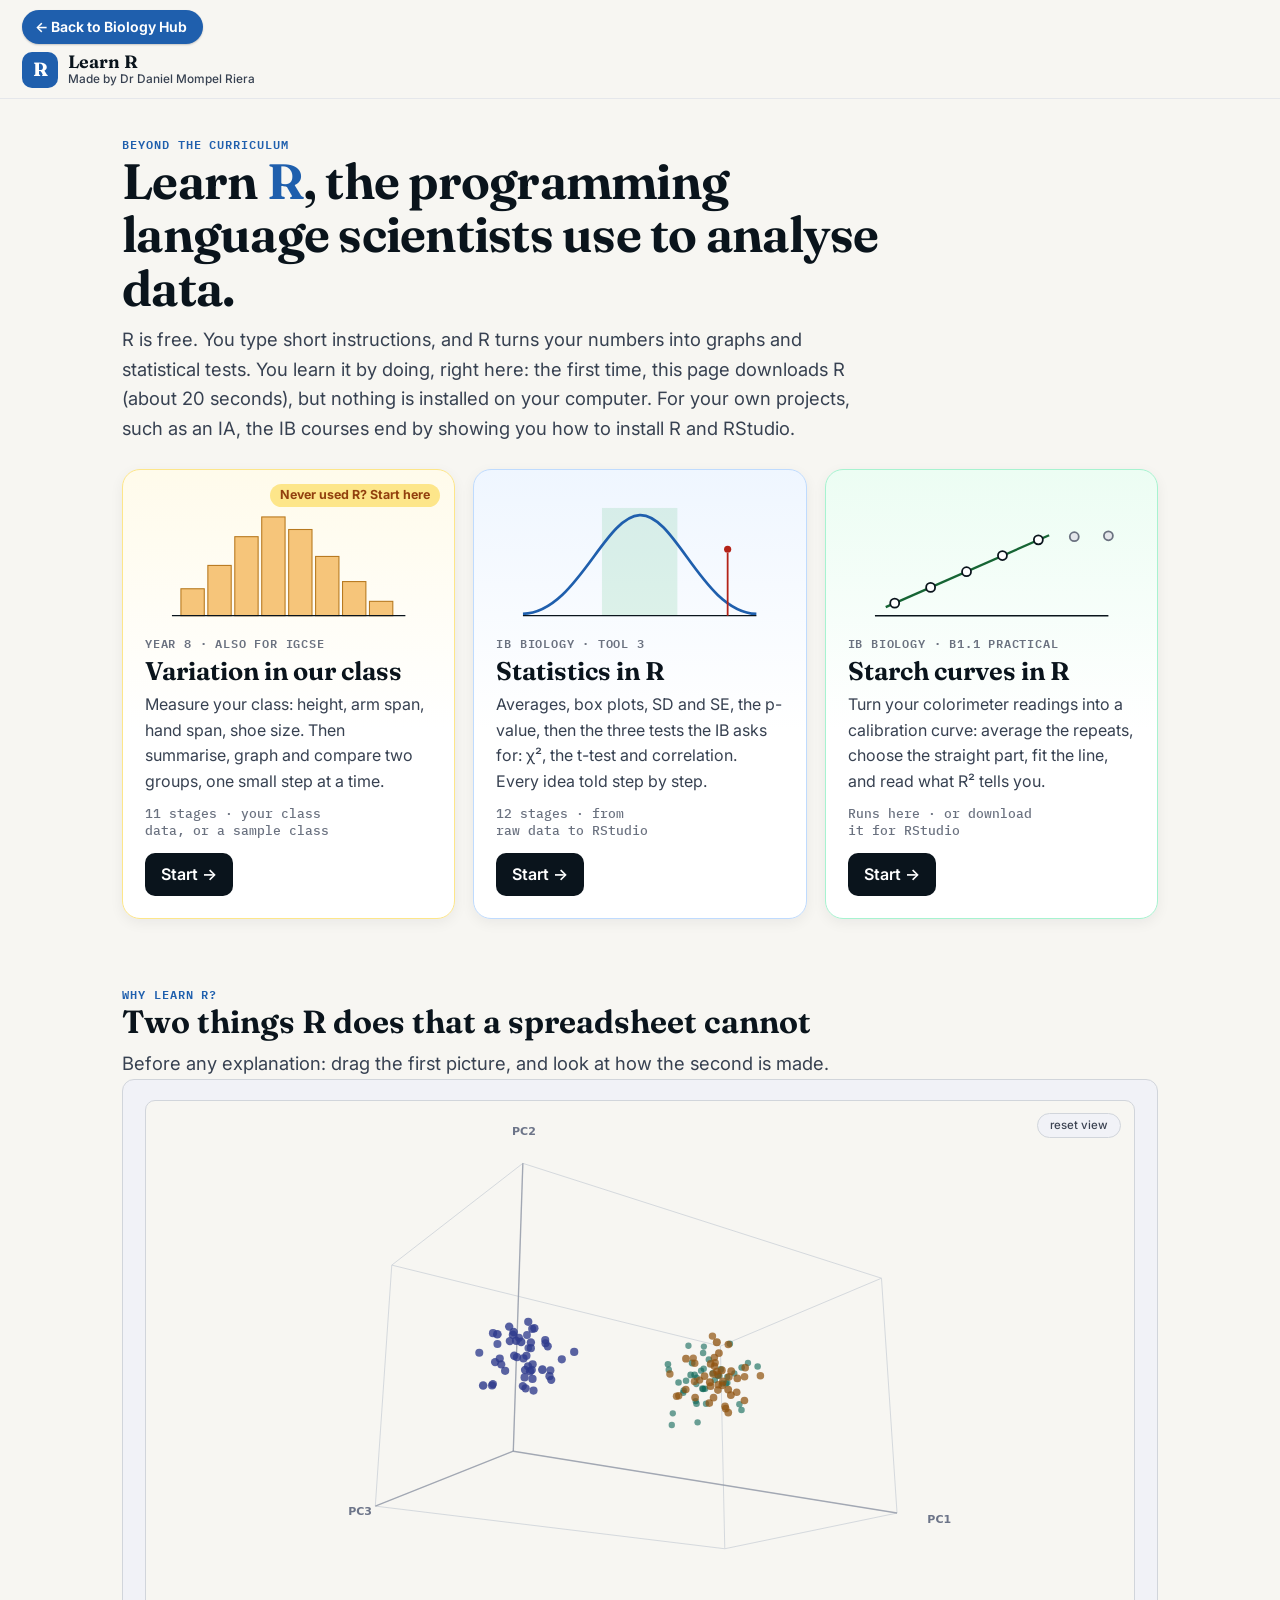
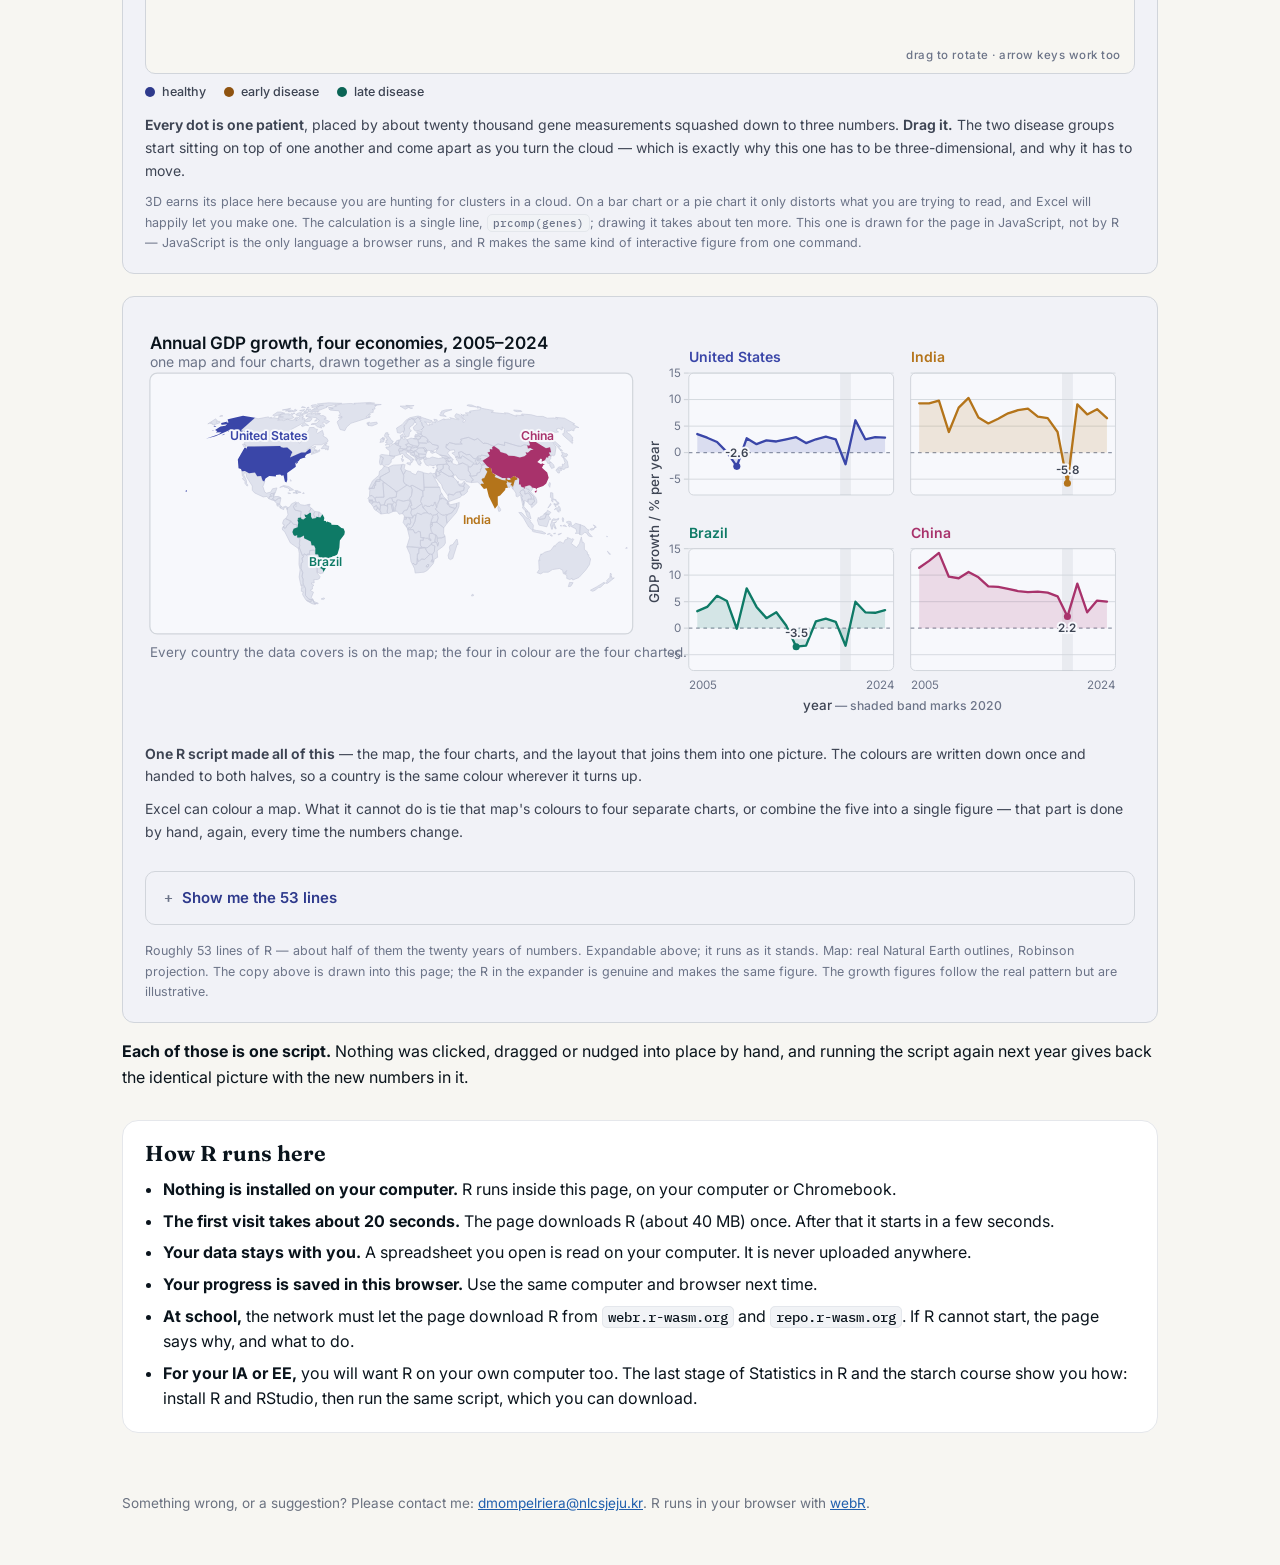
<file: index.html>
<!doctype html>
<html lang="en-GB">
<head>
<meta charset="utf-8">
<meta name="viewport" content="width=device-width, initial-scale=1">
<title>Learn R · Biology · NLCS Jeju</title>
<meta name="description" content="Learn R, the free programming language scientists use to analyse data, with real R running in your browser: a Year 8 course on variation, and an IB Biology statistics course.">
<meta property="og:type" content="website">
<meta property="og:title" content="Learn R · Biology · NLCS Jeju">
<meta property="og:description" content="Learn R, the free programming language scientists use to analyse data, with real R running in your browser: a Year 8 course on variation, and an IB Biology statistics course.">
<meta property="og:image" content="https://nlcsbiology.com/learn-r/preview.jpg">
<meta property="og:image:width" content="1200">
<meta property="og:image:height" content="630">
<meta property="og:image:alt" content="Learn R, as it opens">
<meta name="twitter:card" content="summary_large_image">
<link rel="preconnect" href="https://fonts.googleapis.com"><link rel="preconnect" href="https://fonts.gstatic.com" crossorigin>
<link rel="stylesheet" href="https://fonts.googleapis.com/css2?family=Fraunces:opsz,wght@9..144,500;9..144,650&family=IBM+Plex+Mono:wght@500;600;700&family=Inter:wght@400;500;600;700&display=swap">
<link rel="stylesheet" href="css/app.css?v=1795785190760">
<link rel="icon" href="assets/icon.svg" type="image/svg+xml">
</head>
<body class="home">
<header class="top">
  <div class="upbar"><a class="up" href="https://nlcsbiology.com/biology-hub/">← Back to Biology Hub</a></div>
  <a class="top__brand" href="./"><span class="top__mark" aria-hidden="true">R</span><span><b>Learn R</b><small>Made by Dr Daniel Mompel Riera</small></span></a>
</header>
<main class="home__main">
  <section class="home__hero">
    <p class="st__k">Beyond the curriculum</p>
    <h1 class="home__h">Learn <em>R</em>, the programming language scientists use to analyse data.</h1>
    <p class="home__lede">R is free. You type short instructions, and R turns your numbers into graphs and statistical tests. You learn it by doing, right here: the first time, this page downloads R (about 20 seconds), but nothing is installed on your computer. For your own projects, such as an IA, the IB courses end by showing you how to install R and RStudio.</p>
  </section>

  <section class="home__doors" aria-labelledby="start">
    <h2 id="start" class="sr">Where do you start?</h2>
    <a class="door door--ks3" href="ks3.html">
      <svg class="door__art" viewBox="0 0 320 150" aria-hidden="true">
        <g class="door__bars"><rect x="40" y="110" width="26" height="30"/><rect x="70" y="84" width="26" height="56"/><rect x="100" y="52" width="26" height="88"/><rect x="130" y="30" width="26" height="110"/><rect x="160" y="44" width="26" height="96"/><rect x="190" y="74" width="26" height="66"/><rect x="220" y="102" width="26" height="38"/><rect x="250" y="124" width="26" height="16"/></g>
        <line x1="30" y1="140" x2="290" y2="140" class="door__ax"/>
      </svg>
      <span class="door__pill">Never used R? Start here</span>
      <span class="door__k">Year 8 · also for IGCSE</span>
      <span class="door__t">Variation in our class</span>
      <span class="door__b">Measure your class: height, arm span, hand span, shoe size. Then summarise, graph and compare two groups, one small step at a time.</span>
      <span class="door__meta">11 stages · your class data, or a sample class</span>
      <span class="door__go">Start →</span>
    </a>
    <a class="door door--ib" href="ib.html">
      <svg class="door__art" viewBox="0 0 320 150" aria-hidden="true">
        <rect x="118" y="20" width="84" height="120" class="door__zone"/>
        <path d="M30 138 C 90 136, 120 30, 160 28 S 230 136, 290 138" class="door__curve"/>
        <line x1="30" y1="140" x2="290" y2="140" class="door__ax"/>
        <line x1="258" y1="140" x2="258" y2="70" class="door__mark"/><circle cx="258" cy="66" r="4" class="door__dot"/>
      </svg>
      <span class="door__k">IB Biology · Tool 3</span>
      <span class="door__t">Statistics in R</span>
      <span class="door__b">Averages, box plots, SD and SE, the p-value, then the three tests the IB asks for: χ², the t-test and correlation. Every idea told step by step.</span>
      <span class="door__meta">12 stages · from raw data to RStudio</span>
      <span class="door__go">Start →</span>
    </a>
    <a class="door door--st" href="starch.html">
      <svg class="door__art" viewBox="0 0 320 150" aria-hidden="true">
        <line x1="42" y1="130.5" x2="224" y2="50.4" class="door__fit"/>
        <g class="door__pts"><circle cx="52" cy="126" r="5"/><circle cx="92" cy="108.5" r="5"/><circle cx="132" cy="91" r="5"/><circle cx="172" cy="73" r="5"/><circle cx="212" cy="55.5" r="5"/><circle cx="252" cy="52" r="5" class="door__out"/><circle cx="290" cy="51" r="5" class="door__out"/></g>
        <line x1="30" y1="140" x2="290" y2="140" class="door__ax"/>
      </svg>
      <span class="door__k">IB Biology · B1.1 practical</span>
      <span class="door__t">Starch curves in R</span>
      <span class="door__b">Turn your colorimeter readings into a calibration curve: average the repeats, choose the straight part, fit the line, and read what R² tells you.</span>
      <span class="door__meta">Runs here · or download it for RStudio</span>
      <span class="door__go">Start →</span>
    </a>
  </section>

  <section id="showcase" class="showcase" aria-labelledby="why-r">
<p class="st__k">Why learn R?</p>
<h2 id="why-r" class="home__h2 home__h2--big">Two things R does that a spreadsheet cannot</h2>
<p class="home__lede">Before any explanation: drag the first picture, and look at how the second is made.</p>
<div class="taste fig">
<div class="p3d">
  <canvas id="pca3d" tabindex="0" role="img" aria-label="An interactive three-dimensional scatter plot. Each dot is one patient sample and there are three groups. In the starting view two of the groups overlap; dragging rotates the cloud and they separate."></canvas>
  <div class="p3d-hint">drag to rotate &middot; arrow keys work too</div>
  <button type="button" id="pca3d-reset" class="p3d-reset">reset view</button>
</div>
<div class="p3d-key">
  <span><i class="k1"></i>healthy</span>
  <span><i class="k2"></i>early disease</span>
  <span><i class="k3"></i>late disease</span>
</div>
<p class="cap"><strong>Every dot is one patient</strong>, placed by about twenty thousand gene
measurements squashed down to three numbers. <strong>Drag it.</strong> The two disease groups start
sitting on top of one another and come apart as you turn the cloud &mdash; which is exactly why this
one has to be three-dimensional, and why it has to move.</p>
<p class="cap tiny">3D earns its place here because you are hunting for clusters in a cloud. On a bar
chart or a pie chart it only distorts what you are trying to read, and Excel will happily let you make
one. The calculation is a single line, <code>prcomp(genes)</code>; drawing it takes about ten more. This one is drawn for the page in JavaScript, not by R &mdash; JavaScript is the only language a browser runs, and R makes the same kind of interactive figure from one command.</p>
</div>
<div class="taste fig"><svg viewBox="0 0 812 336" role="img" aria-label="One figure combining a world map with four highlighted countries and four small line charts of GDP growth, each drawn in the same colour as its country on the map."><defs><clipPath id="mclip"><rect x="4" y="46" width="396" height="214" rx="6"/></clipPath></defs><text x="4" y="26" class="ftitle">Annual GDP growth, four economies, 2005&#8211;2024</text><text x="4" y="41" class="fsub">one map and four charts, drawn together as a single figure</text><g clip-path="url(#mclip)"><rect x="4" y="46" width="396" height="214" class="mbg"/><path class="mbase" d="M395.2 188.9 395.5 189.7 394.2 189.7 395.2 188.9Z M239.3 168.3 245.1 172.9 244.9 177.6 246.1 179.9 245.2 180.6 239.8 181.4 239.0 178.8 235.7 177.5 234.5 175.2 234.2 172.7 235.8 171.3 235.5 168.5 239.3 168.3Z M192.8 132.6 192.7 134.8 189.2 134.8 189.2 138.0 188.2 138.1 188.1 140.5 183.6 140.9 186.1 140.3 189.9 133.6 192.6 133.3 192.8 132.6Z M84.0 106.3 81.1 104.1 82.1 102.3 81.3 101.8 81.4 99.9 83.5 98.0 82.7 97.3 82.8 93.6 80.0 94.6 79.9 93.3 78.5 93.0 90.2 82.7 92.7 83.5 101.3 81.9 102.0 82.9 103.8 82.2 103.1 83.0 105.8 82.6 109.8 83.5 110.3 84.1 108.7 84.6 109.9 84.8 113.1 84.5 113.4 85.2 116.9 83.7 119.6 84.9 123.5 83.9 124.5 84.2 123.7 85.3 126.7 83.4 125.8 82.3 128.6 80.4 129.8 81.0 129.8 82.2 128.7 82.7 130.0 82.9 129.2 84.0 130.9 83.2 131.3 83.8 130.7 85.4 134.3 82.5 136.4 82.7 137.1 83.3 135.5 85.5 131.5 86.0 119.9 92.3 118.0 94.5 119.2 94.7 118.8 96.7 120.2 96.5 124.1 98.7 126.5 98.9 125.5 101.2 126.4 103.6 128.4 102.0 128.5 99.5 132.6 97.3 132.3 94.7 134.0 93.5 134.9 90.7 138.7 90.6 140.0 92.0 141.5 92.1 140.6 94.5 141.6 95.4 145.5 92.9 146.6 96.8 145.9 97.5 149.2 99.5 150.1 101.2 149.7 102.5 144.8 104.8 138.7 104.8 132.7 108.9 139.6 106.0 140.2 106.6 139.1 107.4 138.9 109.6 141.7 110.1 143.1 108.7 143.4 110.0 141.9 110.8 136.3 112.8 136.6 111.8 138.6 110.8 135.9 111.0 136.0 108.6 134.8 108.2 131.5 111.1 128.2 111.1 119.2 115.2 118.6 114.9 120.4 112.9 120.8 110.7 116.7 107.1 113.5 107.3 111.2 106.7 111.1 105.8 84.0 106.3ZM141.2 79.5 140.8 79.0 141.5 78.6 144.0 79.2 141.2 79.5ZM132.7 77.4 130.2 77.4 132.5 76.7 132.7 77.4ZM134.5 73.9 134.4 74.5 132.8 74.5 134.5 73.9ZM136.2 77.9 133.4 77.5 134.1 76.5 132.0 75.7 132.7 75.3 136.0 75.7 136.6 76.8 143.0 77.0 140.9 77.9 136.2 77.9ZM149.4 103.5 147.7 105.3 148.5 104.9 148.6 105.6 150.7 106.0 150.2 109.1 149.2 108.9 149.5 107.8 148.0 108.8 148.3 108.2 147.5 107.9 144.5 108.0 147.5 104.2 149.4 103.5ZM132.0 87.6 134.2 89.1 131.9 88.7 129.1 89.9 129.2 89.2 128.0 89.3 130.8 86.9 132.0 87.6ZM141.6 80.0 142.6 79.6 144.4 81.0 146.0 80.8 148.0 81.8 148.6 83.2 146.8 83.7 151.4 85.7 148.6 87.7 147.1 86.2 145.9 86.4 145.5 87.0 147.1 88.4 147.1 89.5 146.4 90.3 143.8 89.1 145.0 91.1 141.4 90.0 139.3 88.1 136.1 88.2 137.1 87.4 140.5 87.2 142.8 85.3 142.8 84.4 140.5 83.5 141.2 83.3 140.7 82.6 131.9 81.6 133.1 81.1 132.0 81.1 132.7 80.1 135.2 78.8 137.4 78.5 136.4 79.8 140.0 78.6 140.5 79.6 139.8 80.3 141.6 80.0ZM131.2 78.2 133.9 78.5 128.5 80.3 129.4 78.9 131.2 78.2ZM112.6 76.3 119.5 74.9 117.3 75.9 112.6 76.3ZM79.2 100.2 80.1 100.1 78.5 102.5 78.3 101.0 79.2 100.2ZM129.1 73.4 131.7 74.3 128.2 74.2 129.1 73.4ZM82.9 106.9 81.1 106.5 79.9 104.4 82.2 104.7 82.9 106.9ZM111.3 77.9 114.7 78.9 105.8 81.5 104.8 80.5 108.6 78.0 111.3 77.9ZM123.2 76.6 124.8 76.4 123.3 77.3 118.2 77.9 117.4 77.6 119.4 77.2 115.1 77.1 118.5 76.0 121.8 76.9 123.1 75.7 123.7 75.8 123.2 76.6ZM121.1 79.3 120.5 81.4 122.2 82.3 119.9 83.7 110.9 83.9 109.3 83.3 109.2 82.4 113.6 82.0 109.4 81.8 111.7 81.1 109.5 80.8 112.0 79.6 118.4 79.4 118.3 80.7 119.7 79.3 121.1 79.3ZM125.3 79.6 125.1 79.0 126.5 78.5 128.7 78.6 127.4 79.4 128.2 79.8 127.2 80.7 124.8 81.0 123.5 79.8 125.3 79.6ZM121.6 78.7 123.0 78.9 121.6 79.6 121.6 78.7ZM131.0 75.8 129.3 77.3 126.8 76.8 131.0 75.8ZM137.0 72.3 140.1 71.8 142.7 73.3 136.8 74.3 137.7 73.3 136.0 73.0 137.0 72.3ZM141.3 71.3 150.5 70.4 161.5 70.8 148.8 73.4 149.7 73.5 149.2 74.1 143.4 76.3 137.2 76.0 139.6 74.7 141.5 75.0 140.2 74.2 143.2 73.3 142.8 72.6 146.5 72.4 142.6 72.4 141.3 71.3ZM140.8 85.1 139.1 85.5 140.0 84.3 141.3 84.5 140.8 85.1ZM125.5 82.9 124.8 83.7 122.6 83.0 124.5 82.2 125.5 82.9ZM139.7 108.7 141.4 109.4 140.4 110.0 139.3 109.4 139.7 108.7Z M285.8 106.0 284.7 106.9 284.9 108.7 282.8 108.3 283.0 110.5 280.9 111.2 282.5 113.4 282.3 114.4 275.9 113.2 275.5 114.2 273.1 114.0 271.3 116.5 269.2 115.8 266.4 112.7 263.7 113.0 259.5 110.4 257.1 111.1 258.3 115.7 256.1 114.4 254.7 115.1 254.4 113.8 251.7 111.6 254.2 110.8 253.7 108.9 250.0 109.4 246.8 107.0 247.2 104.5 248.4 105.2 248.3 104.3 249.8 103.0 254.9 104.3 260.2 104.1 258.4 102.7 259.6 101.5 258.9 100.3 265.2 98.7 270.2 100.9 272.9 99.7 277.9 104.0 278.1 103.4 281.0 103.8 285.8 106.0Z M258.3 115.7 257.1 111.1 259.5 110.4 263.7 113.0 266.4 112.7 269.2 115.8 271.3 116.5 273.0 114.5 272.8 115.4 275.7 116.2 274.7 117.1 273.5 117.0 273.3 116.1 272.0 116.4 270.6 118.4 271.9 119.6 271.7 120.8 260.5 113.9 259.1 115.0 259.5 115.7 258.3 115.7Z M357.0 170.3 360.9 171.9 362.3 173.9 364.1 174.7 363.4 176.3 366.9 180.3 363.9 179.7 362.1 177.1 360.7 176.6 358.2 178.7 356.5 178.4 357.0 170.3ZM369.7 171.6 369.9 173.0 367.6 170.5 369.7 171.6ZM368.1 174.3 366.3 174.9 364.8 174.2 366.9 173.3 367.6 173.9 369.2 172.2 368.1 174.3Z M357.0 170.3 356.5 178.4 355.6 177.4 352.8 177.5 354.1 176.2 353.5 173.8 348.9 171.5 348.1 172.2 347.1 170.6 349.0 169.8 347.4 169.8 345.5 168.2 347.6 167.5 349.4 168.0 349.8 170.5 350.9 171.3 353.1 169.2 357.0 170.3ZM331.5 161.9 330.9 163.0 332.9 166.0 331.6 166.1 329.6 172.1 323.1 170.7 321.8 166.6 322.6 164.6 323.5 166.1 327.1 165.6 328.0 165.3 329.3 161.7 331.5 161.9ZM344.2 170.6 345.8 171.9 342.6 171.3 344.2 170.6ZM341.4 171.8 340.5 171.0 341.6 171.0 341.4 171.8ZM342.6 164.4 343.5 165.7 342.9 168.2 342.1 165.8 342.6 164.4ZM337.2 166.0 339.5 165.0 338.9 166.5 334.2 166.8 334.0 167.7 335.0 168.8 337.7 167.8 335.6 169.4 337.3 173.7 336.2 173.7 336.8 172.6 335.5 172.8 335.0 170.3 334.2 170.7 334.2 174.0 333.5 174.1 332.5 170.6 334.0 166.4 334.9 165.4 337.2 166.0ZM333.7 179.8 332.3 179.0 333.3 178.7 334.2 179.5 333.7 179.8ZM335.0 177.7 336.7 177.2 336.5 177.8 335.0 177.7ZM331.6 177.5 332.5 177.9 329.9 178.3 331.6 177.5ZM321.1 175.1 325.5 175.7 328.8 177.5 327.5 178.0 318.8 176.2 317.6 175.6 318.4 174.4 321.1 175.1ZM316.8 168.4 318.6 170.9 318.2 174.4 317.0 174.4 314.7 172.3 310.4 164.8 306.6 160.3 309.1 160.5 312.6 164.5 314.7 165.3 316.2 166.9 315.8 168.0 316.8 168.4Z M137.8 232.2 139.2 233.7 142.1 234.7 141.9 235.3 138.9 234.9 137.8 232.2ZM141.2 204.7 141.2 210.0 143.6 213.0 143.0 214.6 141.6 215.3 138.5 215.4 138.8 218.1 136.4 218.2 136.9 219.4 138.6 220.0 137.2 221.2 137.4 223.1 135.9 223.7 135.9 224.6 138.2 225.7 136.4 230.0 138.1 231.9 134.4 231.5 131.6 228.3 131.7 222.8 129.4 217.9 129.7 215.1 128.8 212.7 129.4 209.7 127.9 206.1 128.1 202.5 129.3 200.6 128.7 197.6 129.8 197.0 130.6 194.3 132.8 195.5 133.1 194.5 134.4 194.5 136.7 196.8 140.2 198.4 139.6 200.9 142.8 201.2 144.1 198.9 144.9 200.6 141.2 204.7Z M137.8 232.2 138.9 234.9 140.4 234.9 139.7 235.8 136.8 235.1 132.3 232.5 136.2 233.9 136.4 232.6 137.8 232.2ZM126.5 189.0 129.1 195.6 130.0 195.7 129.8 197.0 128.7 197.6 129.3 200.6 128.1 202.5 127.9 206.1 129.4 209.7 128.8 212.7 129.7 215.1 129.8 219.6 131.7 222.8 131.6 228.3 134.4 231.5 137.7 231.8 135.9 232.5 136.2 233.7 131.7 231.8 129.2 227.5 129.8 225.4 128.2 225.0 128.3 221.9 129.6 222.4 129.3 219.8 128.5 219.5 128.7 221.0 128.0 220.8 126.4 213.3 127.2 207.4 126.3 203.0 126.5 193.7 125.8 189.9 126.5 189.0Z M234.2 172.7 235.7 177.5 233.8 177.5 233.2 178.5 233.0 181.8 234.4 182.2 234.4 183.6 231.7 181.5 226.2 180.9 225.8 176.2 224.0 175.7 222.8 177.0 221.2 177.1 219.9 174.4 215.4 174.3 216.9 172.7 218.0 173.3 219.6 171.5 221.4 167.6 222.4 161.8 223.4 160.8 226.6 162.1 227.1 161.2 230.2 160.5 232.1 160.6 233.2 161.7 234.6 161.3 236.3 164.3 234.9 166.3 234.2 172.7Z M247.7 169.2 247.0 163.6 248.3 161.8 251.4 160.8 255.6 155.3 255.5 152.9 257.8 152.1 257.4 155.6 255.4 160.4 247.7 169.2Z M245.1 172.9 239.3 168.3 240.5 164.7 239.4 161.8 240.8 160.2 243.9 162.6 248.0 162.2 247.0 163.6 247.7 169.2 245.1 172.9Z M228.9 156.8 227.7 155.9 227.8 154.5 226.0 151.4 227.0 147.5 228.0 147.6 227.8 142.2 229.0 142.2 228.9 139.7 241.7 139.7 242.6 143.9 243.6 144.7 242.0 146.0 241.6 150.2 239.5 153.8 239.2 156.3 237.8 151.8 236.3 154.9 234.8 154.3 233.7 155.4 231.3 155.3 229.4 154.3 228.2 156.3 228.9 156.8Z M227.8 142.7 228.0 147.6 227.0 147.5 226.0 151.4 227.0 153.2 221.7 157.2 218.8 157.8 217.3 155.2 218.9 154.6 217.9 150.5 216.8 149.2 218.6 146.4 219.2 141.7 218.0 138.6 219.0 137.9 227.8 142.7Z M124.5 142.5 124.3 144.6 121.3 144.2 123.7 143.8 122.9 142.3 124.5 142.5Z M124.3 144.6 124.6 142.3 128.0 143.9 125.5 144.1 124.6 145.2 124.3 144.6Z M250.0 109.4 248.1 111.6 250.8 115.1 250.2 115.9 247.5 114.2 241.7 113.1 238.1 110.8 239.4 109.6 238.8 109.1 240.1 108.6 239.1 108.0 240.5 107.6 240.4 105.5 235.6 104.4 233.7 102.3 231.9 102.6 231.2 101.4 232.4 101.1 230.2 98.5 227.6 97.7 226.5 96.2 226.4 94.8 227.6 93.3 226.5 92.7 228.9 90.1 227.5 89.3 227.0 86.8 225.8 85.6 226.3 84.8 224.8 83.4 227.4 82.5 235.4 85.1 235.7 85.8 233.7 86.6 229.2 86.0 230.8 86.7 231.4 88.4 233.3 89.0 233.0 87.6 235.2 88.2 235.9 88.0 235.0 87.2 236.6 86.1 238.3 86.6 236.9 83.9 239.3 84.2 240.0 84.8 239.0 85.0 239.2 85.6 240.0 85.9 245.0 83.6 245.6 83.6 245.1 84.3 249.1 83.6 250.3 84.2 250.9 83.5 249.9 82.5 257.3 84.4 257.6 83.8 255.2 83.0 254.0 81.3 255.2 79.3 257.9 80.1 257.8 81.0 261.3 84.1 260.7 86.3 261.8 86.5 262.8 84.8 258.7 80.9 259.6 80.2 258.9 79.5 261.5 81.2 260.6 80.5 261.6 80.1 265.0 80.6 262.7 78.7 267.2 78.4 266.2 77.9 266.4 77.2 275.0 76.0 274.9 75.2 276.1 74.9 285.4 76.6 285.9 77.0 283.9 78.2 295.7 79.4 294.8 78.6 297.8 78.8 304.7 81.6 304.1 80.5 310.5 80.9 308.6 79.9 309.0 79.5 316.9 80.2 321.6 81.5 326.3 81.5 330.0 83.0 335.3 82.8 338.0 83.8 338.5 83.4 336.6 82.3 344.1 83.0 352.5 87.7 350.9 88.1 355.9 90.7 354.0 90.5 352.1 91.5 351.8 93.4 349.5 92.7 348.4 93.5 345.8 93.5 346.6 95.3 348.5 96.1 351.1 99.3 350.1 99.9 351.1 101.2 350.0 101.5 350.8 102.7 350.5 103.8 343.0 97.1 342.5 95.8 343.6 95.6 344.2 92.0 342.9 90.5 342.0 90.5 342.6 91.5 341.9 92.7 339.5 91.3 337.7 91.7 337.8 93.6 339.3 94.3 336.4 94.7 334.0 93.7 328.0 94.4 326.4 99.4 330.1 100.6 331.3 100.1 333.8 101.4 337.1 106.9 336.2 113.1 335.3 113.8 333.7 113.2 333.0 114.6 331.2 111.2 333.1 111.0 332.2 106.9 328.9 107.7 324.1 105.3 319.7 101.7 316.9 100.9 314.3 101.8 315.6 102.7 315.8 104.9 314.9 105.6 311.0 104.8 308.2 106.1 306.0 105.9 294.9 102.6 295.0 105.4 289.5 104.1 285.8 106.0 281.0 103.8 278.1 103.4 277.9 104.0 272.9 99.7 270.2 100.9 265.2 98.7 258.9 100.3 259.6 101.5 258.4 102.7 260.2 104.1 254.9 104.3 249.8 103.0 248.3 104.3 248.4 105.2 247.2 104.5 246.8 107.0 250.0 109.4ZM265.1 72.0 268.1 72.2 271.6 73.8 266.4 73.3 264.0 72.5 265.1 72.0ZM273.1 73.4 275.8 74.3 272.3 74.7 272.1 73.4 273.1 73.4ZM303.0 76.3 308.5 76.8 309.1 77.5 305.4 77.7 303.0 77.1 302.3 76.5 303.0 76.3ZM223.0 99.9 220.1 99.8 221.5 98.9 223.0 99.9ZM242.3 78.6 243.6 77.7 243.1 77.3 246.4 76.2 251.8 75.9 245.7 78.0 244.5 80.0 247.1 81.6 242.0 80.9 241.6 80.3 243.1 78.7 242.3 78.6ZM334.6 100.6 341.0 106.3 339.3 105.9 340.0 107.7 342.5 109.7 341.2 109.0 341.2 110.0 340.3 108.9 333.9 101.1 334.3 100.6 333.4 100.0 334.6 100.6ZM59.3 85.4 58.4 86.3 59.4 85.5 61.4 85.7 61.5 86.7 56.4 88.5 54.8 87.8 55.3 87.3 53.6 87.3 54.5 86.5 51.5 87.7 58.0 83.5 59.3 85.4ZM62.3 81.5 61.2 81.5 62.4 80.8 63.9 81.1 62.3 81.5ZM234.8 109.9 237.8 111.0 235.5 111.9 233.9 110.7 234.8 109.9Z M119.2 133.4 119.9 134.0 119.6 134.8 119.2 133.4Z M144.4 231.3 146.6 230.4 147.5 230.9 146.2 231.7 144.4 231.3Z M212.4 73.0 217.0 73.7 213.5 75.7 209.2 73.1 212.4 73.0ZM226.7 82.8 224.8 83.4 225.0 82.6 223.9 82.2 221.9 83.8 218.9 83.0 218.0 84.1 216.5 83.9 213.5 88.8 212.6 88.8 212.8 93.2 211.8 94.6 211.1 93.9 209.5 95.3 207.0 94.9 206.3 91.1 210.8 88.3 214.0 84.7 217.2 82.6 223.9 81.2 226.6 81.9 225.7 82.2 226.7 82.8ZM220.7 72.7 217.9 73.3 213.8 72.5 220.7 72.7ZM219.5 74.7 218.0 75.1 216.6 74.3 219.5 74.7Z M171.4 70.8 184.5 70.1 188.4 70.7 181.2 71.2 193.8 71.8 188.3 72.6 189.9 72.6 188.3 73.9 188.7 75.5 186.3 75.8 187.6 76.3 186.7 77.2 187.5 78.0 184.2 79.0 184.9 80.2 183.0 80.0 184.9 81.7 183.5 81.9 182.2 80.9 181.2 82.1 184.4 82.2 168.9 87.2 165.4 90.3 163.9 93.2 160.0 92.3 157.7 86.5 158.0 85.4 161.8 82.4 159.4 83.1 158.6 82.8 158.9 82.1 161.7 81.8 158.8 80.7 160.2 79.8 159.0 76.9 152.1 76.4 150.8 75.5 154.4 75.2 150.3 74.5 156.6 73.3 157.2 73.0 155.6 72.7 160.4 71.4 168.9 70.9 172.4 71.5 171.4 70.8Z M268.4 227.4 269.7 228.0 269.2 228.7 267.7 228.8 268.4 227.4Z M338.9 178.1 341.6 177.5 339.0 178.8 338.9 178.1Z M219.3 202.7 219.9 202.0 221.5 203.2 223.1 202.5 223.3 197.9 224.2 200.5 225.0 200.4 226.9 198.5 229.4 198.8 233.7 194.6 235.6 194.8 236.0 199.3 235.2 199.1 234.7 200.4 235.3 201.1 237.0 200.4 236.4 202.3 231.5 207.9 228.8 209.3 221.6 210.0 221.1 206.5 219.3 202.7ZM232.7 203.1 231.7 203.0 230.5 204.3 231.2 205.2 232.5 204.5 232.7 203.1Z M232.7 203.1 232.5 204.5 231.2 205.2 230.5 204.3 231.7 203.0 232.7 203.1Z M79.4 126.6 82.0 126.3 85.3 128.1 90.2 127.5 92.0 130.6 92.8 131.0 94.6 130.0 96.4 134.2 98.3 134.9 96.7 139.1 98.2 143.6 99.7 144.5 103.1 143.6 104.6 140.9 108.2 140.2 106.8 144.3 103.3 144.9 102.8 145.6 103.7 147.1 102.3 147.1 101.5 149.0 99.9 147.2 97.0 147.6 89.9 144.3 88.0 142.2 88.0 138.7 83.2 131.0 83.0 128.3 81.6 127.5 81.0 129.5 83.1 133.9 83.4 136.8 84.5 138.0 83.7 138.7 81.9 136.3 82.1 134.7 79.8 132.6 81.0 131.5 79.9 130.3 79.4 126.6Z M141.2 204.7 145.6 207.0 146.4 207.8 146.1 209.9 143.7 210.5 141.2 209.3 141.2 204.7Z M125.9 180.7 130.4 179.2 130.5 181.5 136.0 184.2 136.6 187.3 138.7 187.4 139.7 189.7 139.5 191.9 138.1 191.2 135.2 191.5 134.6 194.8 133.1 194.5 132.8 195.5 130.6 194.3 129.1 195.6 126.5 189.0 127.0 182.7 125.9 180.7Z M125.2 172.4 121.9 173.6 120.9 176.4 121.8 178.9 123.0 179.6 124.8 178.9 124.8 180.8 125.9 180.7 127.0 182.7 126.5 185.7 127.1 187.6 125.8 189.9 119.2 185.3 114.5 176.0 112.8 174.7 112.6 173.0 113.8 171.3 113.6 172.6 115.0 173.3 115.6 172.7 116.5 170.8 118.9 169.0 119.4 167.1 121.7 170.0 125.0 170.5 124.3 171.7 125.2 172.4Z M128.5 165.5 127.8 164.5 125.2 164.9 125.9 165.8 125.0 166.4 125.7 168.5 125.2 172.4 124.3 171.7 125.0 170.5 121.7 170.0 119.4 167.1 115.3 165.4 117.3 162.3 116.6 158.1 117.1 156.5 119.1 155.3 120.1 153.3 123.6 151.6 124.3 152.0 121.7 155.7 123.1 158.4 128.1 159.5 127.5 163.6 128.5 165.5Z M117.2 156.3 116.6 158.1 115.3 155.9 113.9 156.7 113.8 158.0 111.1 156.8 111.6 155.2 112.8 156.1 115.5 155.2 117.2 156.3Z M111.6 155.2 111.1 156.8 109.0 154.5 108.8 155.2 108.2 154.7 108.0 153.5 110.5 153.5 111.6 155.2Z M110.5 153.5 108.3 153.3 106.3 151.0 109.5 148.7 111.5 148.4 110.5 153.5Z M111.5 148.4 109.5 148.7 106.7 150.9 104.6 149.1 106.4 147.3 109.6 147.2 111.5 148.4Z M104.6 149.1 106.3 149.9 106.1 150.7 103.8 150.0 104.6 149.1Z M101.5 149.0 102.3 147.1 103.7 147.1 102.8 145.6 103.3 144.9 105.4 144.9 105.0 147.3 106.0 147.5 104.6 149.1 103.8 150.0 101.5 149.0Z M105.4 144.9 106.6 144.2 106.0 146.5 105.0 147.3 105.4 144.9Z M135.3 160.6 132.7 162.4 130.8 162.0 131.4 164.0 132.3 164.3 129.1 166.2 127.5 163.6 128.1 159.5 123.1 158.4 121.7 155.7 122.2 154.1 124.0 152.4 123.1 154.8 123.9 155.7 123.9 153.4 125.6 151.9 127.4 153.9 131.0 154.5 134.3 153.7 133.3 154.1 133.7 154.7 136.5 156.7 134.6 159.7 135.3 160.6Z M139.8 164.7 137.6 165.5 136.4 164.9 136.6 162.1 134.6 159.7 136.5 156.7 139.3 159.6 138.2 162.0 139.8 164.7Z M142.1 164.2 140.5 163.9 139.8 164.7 138.7 162.9 138.4 161.1 139.3 159.6 142.8 159.9 142.1 164.2Z M145.2 161.9 143.8 164.4 142.1 164.2 142.8 159.9 145.2 161.9ZM207.9 105.7 209.8 106.2 207.9 109.0 209.4 112.7 203.8 114.4 200.5 113.6 200.8 109.9 197.7 107.5 197.6 106.7 200.4 106.7 200.2 105.3 201.1 105.8 204.4 103.7 207.9 105.7ZM210.7 114.0 211.4 113.6 211.3 115.6 210.7 114.0Z M119.1 167.3 118.9 169.0 116.5 170.8 115.6 172.7 115.0 173.3 113.6 172.6 114.3 170.4 113.0 169.9 113.0 168.4 113.9 166.1 115.3 165.4 119.1 167.3Z M130.2 144.0 130.6 144.7 129.2 144.7 130.2 144.0Z M118.0 144.1 119.4 144.8 117.7 144.8 117.1 144.4 118.0 144.1Z M113.6 138.2 117.8 139.0 121.9 141.8 118.0 142.4 118.8 141.7 117.2 140.2 114.0 139.4 114.1 138.9 110.5 139.8 113.6 138.2Z M235.6 194.8 232.2 193.8 229.4 189.2 231.3 189.4 234.9 186.4 237.7 187.9 237.3 192.4 235.6 194.8Z M233.7 194.6 229.4 198.8 226.9 198.5 224.2 200.5 223.3 197.9 223.4 194.3 224.5 194.2 224.7 189.8 229.4 189.2 232.2 193.8 233.7 194.6Z M223.3 197.9 223.1 202.5 221.5 203.2 219.9 202.0 219.3 202.7 218.2 200.8 217.3 194.6 214.7 188.6 229.2 189.0 227.5 189.8 224.7 189.8 224.5 194.2 223.4 194.3 223.3 197.9Z M183.8 150.1 182.8 148.7 184.5 146.6 186.2 146.4 188.7 148.9 189.4 151.6 183.8 151.7 183.6 150.7 186.9 150.3 183.8 150.1Z M189.4 151.6 188.7 148.9 189.3 147.9 196.0 147.8 195.1 136.0 196.7 136.0 205.4 142.6 205.4 143.3 206.6 143.2 206.0 147.7 200.8 148.4 197.6 150.3 196.1 154.2 193.2 154.4 192.0 151.7 190.9 152.3 189.4 151.6Z M183.6 140.9 188.1 140.5 188.2 138.1 189.2 138.0 189.2 134.8 192.7 134.8 192.8 133.0 196.7 136.0 195.1 136.0 196.0 147.8 189.3 147.9 188.7 148.9 186.2 146.4 184.1 147.0 184.4 142.1 183.6 140.9Z M205.0 159.3 204.0 159.4 203.8 155.7 202.8 154.0 205.1 151.8 206.2 153.7 205.0 156.5 205.0 159.3Z M218.0 138.6 219.2 141.7 218.6 146.4 216.8 149.2 217.9 150.5 217.5 151.5 216.3 150.1 211.8 151.1 207.9 149.8 206.5 150.2 205.9 152.6 203.1 151.1 202.4 148.5 206.0 147.7 206.6 143.2 214.9 137.8 217.2 139.1 218.0 138.6Z M205.0 159.3 206.8 150.0 211.8 151.1 216.3 150.1 217.9 152.0 214.9 158.4 212.1 159.1 211.3 161.1 208.5 161.8 206.7 159.3 205.0 159.3Z M217.8 151.1 218.9 154.6 217.3 155.2 218.9 157.5 217.9 161.2 219.4 163.3 219.5 164.9 212.6 164.2 212.8 163.2 211.3 161.5 211.6 160.3 213.1 158.3 214.9 158.4 217.8 151.1Z M203.0 153.4 204.0 159.4 203.2 159.7 201.9 153.7 203.0 153.4Z M202.0 153.4 203.2 159.7 199.8 161.2 198.9 160.9 198.4 159.3 199.2 156.8 198.8 153.4 202.0 153.4Z M193.2 154.4 195.2 154.0 198.9 155.1 198.9 160.9 193.5 161.6 193.7 160.0 192.6 159.0 193.2 154.4Z M187.0 151.4 190.9 152.3 192.0 151.7 193.2 154.4 192.9 157.5 191.9 158.0 191.3 156.4 190.5 156.7 189.8 154.6 187.5 156.0 185.5 153.3 187.0 152.4 187.0 151.4Z M183.8 151.7 187.0 151.4 187.0 152.4 185.5 153.3 183.8 151.7Z M192.7 157.5 193.5 161.6 189.4 158.6 190.8 156.6 191.9 158.0 192.7 157.5Z M187.5 156.0 189.8 154.6 190.8 156.6 189.4 158.6 187.8 157.4 187.5 156.0Z M196.1 154.2 197.3 150.6 200.8 148.4 202.4 148.5 203.1 151.1 204.4 151.4 203.0 153.4 198.8 153.4 198.9 155.1 196.1 154.2Z M232.1 160.6 228.8 160.7 226.6 162.1 223.4 160.8 222.3 162.7 220.8 162.4 219.6 164.3 217.9 160.3 218.8 157.8 221.7 157.2 227.0 153.2 227.7 155.9 232.1 160.6Z M222.3 162.7 221.4 167.6 219.6 171.5 218.0 173.3 215.9 172.6 215.1 173.3 214.2 172.0 215.0 171.3 214.6 170.5 215.8 169.5 217.4 170.2 217.9 168.7 217.7 165.6 216.6 165.4 216.4 164.3 219.5 164.9 220.8 162.4 222.3 162.7Z M214.4 164.3 216.2 164.2 216.6 165.4 217.7 165.6 217.9 168.7 217.4 170.2 215.8 169.5 214.6 170.5 215.0 171.3 214.2 172.0 211.7 168.5 212.4 165.8 214.4 165.8 214.4 164.3Z M212.6 164.2 214.4 164.3 214.4 165.8 212.4 165.8 212.6 164.2Z M235.7 177.5 238.4 179.1 237.6 184.2 238.2 184.5 234.9 185.5 234.9 186.4 231.3 189.4 227.2 188.9 225.8 187.1 225.9 183.1 228.2 183.2 228.2 180.7 230.1 181.8 231.7 181.5 234.4 183.6 234.4 182.2 233.0 181.8 233.2 178.5 233.8 177.5 235.7 177.5Z M237.9 178.6 239.5 179.7 239.7 184.0 240.9 185.3 240.0 188.0 239.5 185.3 237.6 184.2 238.6 180.2 237.9 178.6Z M239.8 181.4 243.0 181.5 246.1 179.9 246.4 185.4 244.8 187.9 239.6 191.7 240.0 197.1 237.3 198.7 237.0 200.4 236.2 200.4 235.6 194.8 237.3 192.4 237.7 187.9 235.0 186.9 234.9 185.5 238.2 184.5 239.5 185.3 240.0 188.0 240.9 185.3 239.7 184.0 239.8 181.4Z M236.2 200.4 235.3 201.1 234.7 200.4 235.2 199.1 236.0 199.3 236.2 200.4Z M216.3 173.0 215.4 174.3 215.1 173.3 216.3 173.0ZM215.5 174.7 219.9 174.4 221.2 177.1 222.8 177.0 224.0 175.7 225.8 176.2 226.2 180.9 228.3 181.1 228.2 183.2 225.9 183.1 225.8 187.1 227.2 188.9 225.2 189.4 216.6 188.2 214.7 188.6 217.0 181.1 215.5 174.7Z M235.5 170.1 235.8 171.3 234.2 172.7 233.9 170.6 235.5 170.1Z M239.4 126.3 238.7 127.4 238.9 130.3 238.0 128.2 238.7 125.9 239.4 125.6 239.4 126.3Z M239.4 125.6 238.7 125.9 238.9 124.9 239.9 124.0 239.4 125.6Z M256.1 182.6 256.8 186.6 256.0 186.6 252.4 198.1 250.5 199.0 249.1 198.2 248.6 195.4 250.1 191.3 249.7 188.8 250.3 187.3 252.4 186.7 255.7 182.1 256.1 182.6Z M183.8 150.1 186.9 150.3 183.6 150.7 183.8 150.1Z M212.0 129.3 209.8 124.6 210.7 121.1 211.8 120.6 212.5 121.4 213.3 120.9 212.6 124.3 214.0 125.8 212.0 129.3Z M192.8 133.0 192.8 131.2 200.6 126.9 199.8 123.3 200.8 122.6 203.5 121.5 210.7 121.1 209.8 124.6 212.4 130.4 211.9 134.6 213.0 136.7 214.9 137.8 208.1 142.7 205.4 143.3 205.4 142.6 192.8 133.0Z M239.2 126.7 240.6 126.8 242.5 125.5 243.1 127.0 240.9 127.8 242.1 129.1 240.2 130.7 238.9 130.3 239.2 126.7Z M257.3 136.9 259.9 137.0 261.8 134.6 262.4 136.0 261.2 139.1 257.9 138.4 257.3 136.9Z M256.4 136.2 256.7 134.6 257.2 135.7 256.4 136.2Z M252.7 129.7 253.3 131.5 251.3 130.8 252.7 129.7Z M243.1 127.0 242.5 125.5 244.6 124.2 244.6 121.8 245.9 120.5 248.0 120.8 249.6 122.7 249.3 124.8 251.5 126.6 253.3 129.8 249.3 130.7 243.1 127.0Z M261.3 138.8 262.4 136.0 266.3 139.3 264.4 141.9 264.4 143.5 261.5 146.0 259.7 146.3 258.3 143.4 261.4 142.2 261.9 139.7 261.3 138.8Z M314.1 151.9 314.2 149.4 317.6 149.8 318.0 148.9 319.4 150.2 319.4 151.7 317.7 152.7 318.2 153.4 315.2 153.8 314.1 151.9Z M316.7 149.3 314.2 149.4 314.1 151.9 311.2 150.4 310.7 155.6 314.1 159.3 313.1 160.0 309.6 156.7 310.8 152.3 308.9 148.2 309.5 146.9 307.5 144.1 308.2 142.5 310.1 141.7 311.5 142.8 311.6 145.3 313.8 144.3 315.6 145.4 316.9 147.7 316.7 149.3Z M319.0 149.4 316.7 149.3 316.9 147.7 314.6 144.4 311.6 145.3 311.5 142.8 310.1 141.7 311.0 140.4 311.7 140.7 311.3 139.3 313.3 141.2 314.7 141.2 315.3 142.3 314.4 143.1 318.7 147.3 319.0 149.4Z M310.1 141.7 308.2 142.5 307.5 144.1 309.5 146.9 308.9 148.2 310.8 152.3 309.9 154.7 308.1 147.0 307.5 146.0 305.7 147.5 304.4 147.1 304.2 144.4 301.5 140.3 302.2 139.3 302.1 137.1 302.9 137.4 303.3 136.3 303.4 134.0 305.4 133.3 305.9 131.8 307.3 134.8 306.7 137.3 307.8 137.1 308.8 139.5 310.9 139.9 310.1 141.7Z M316.2 154.0 318.2 153.4 317.7 152.7 319.4 151.7 319.4 150.2 318.7 147.3 314.4 143.1 315.3 142.3 314.7 141.2 313.3 141.2 311.9 139.1 315.1 138.0 318.4 140.2 316.3 143.3 320.5 148.1 321.3 150.4 321.4 152.5 317.2 156.4 316.2 154.0Z M332.7 114.3 332.9 116.2 331.4 117.6 332.9 119.3 330.4 120.2 329.3 117.8 328.0 117.4 329.3 115.0 330.9 115.5 330.4 114.8 331.6 113.6 332.7 114.3Z M331.2 120.1 332.9 119.0 335.2 121.3 335.8 123.4 333.5 124.3 331.8 121.3 332.4 121.1 331.2 120.1Z M286.2 105.9 289.5 104.1 295.0 105.4 294.9 102.6 306.0 105.9 308.2 106.1 311.0 104.8 313.5 105.2 314.1 107.8 316.1 107.4 318.7 109.1 316.5 109.1 314.0 111.4 312.2 111.0 313.0 112.7 312.2 113.8 307.5 115.3 302.7 114.0 298.2 113.9 296.4 112.1 291.5 110.8 290.6 108.8 286.2 105.9Z M301.7 139.6 301.7 141.3 300.3 138.7 299.3 138.7 299.2 139.9 297.8 139.6 296.4 136.6 297.1 135.6 296.4 134.1 298.2 135.6 300.9 136.0 299.8 137.8 300.5 138.5 300.9 137.7 301.7 139.6Z M299.4 132.5 300.0 133.7 296.5 133.1 297.5 131.8 299.4 132.5Z M295.6 132.4 295.9 134.2 292.8 133.8 286.8 131.2 287.0 130.1 288.0 129.2 293.1 132.0 295.6 132.4Z M282.5 122.9 281.8 123.9 278.7 124.3 280.8 126.9 278.2 132.3 277.0 132.2 276.0 133.5 278.1 136.7 275.8 136.7 275.1 137.6 273.0 135.4 267.8 135.8 268.0 134.4 269.4 133.8 266.3 129.9 268.2 130.6 272.1 129.9 272.4 128.1 274.7 127.4 275.4 125.5 274.8 124.7 275.8 124.8 276.2 123.3 276.0 121.6 279.2 120.8 282.5 122.9Z M270.2 120.6 273.1 120.8 274.3 119.2 275.9 121.3 277.1 120.4 279.2 120.8 275.5 122.2 276.2 123.3 275.8 124.8 274.8 124.7 275.4 125.5 274.7 127.4 272.4 128.1 272.1 129.9 268.2 130.6 266.3 129.9 267.1 128.8 265.2 126.0 265.3 122.7 267.2 123.0 268.5 121.9 268.5 120.9 270.2 120.6Z M271.7 120.8 271.9 119.6 270.8 117.8 273.3 116.1 273.9 117.0 272.5 117.2 272.6 117.9 276.9 118.0 278.9 120.5 277.1 120.4 275.9 121.3 274.3 119.2 273.1 120.8 271.7 120.8Z M273.0 114.5 273.7 113.8 275.5 114.2 275.9 113.2 282.3 114.4 279.4 116.8 275.0 118.2 272.6 117.9 272.5 117.2 274.7 117.1 275.7 116.2 272.8 115.4 273.0 114.5Z M254.7 115.1 256.1 114.4 257.8 115.7 259.5 115.7 259.1 115.0 260.5 113.9 270.2 120.6 269.4 120.2 268.5 121.9 266.5 123.2 260.6 119.7 257.4 120.8 256.9 118.6 255.4 117.2 255.4 116.2 257.2 116.1 255.8 114.7 255.2 115.9 254.7 115.1Z M253.3 129.8 251.5 126.6 249.3 124.8 249.6 122.7 247.3 119.8 246.8 118.0 247.5 117.6 249.0 118.8 250.8 117.8 252.4 120.3 255.8 121.4 260.6 119.7 265.0 121.6 265.2 126.0 267.1 128.8 266.3 129.9 269.4 133.8 268.0 134.4 267.8 135.8 263.3 135.0 262.7 133.5 259.0 133.7 256.7 132.4 254.9 129.5 253.3 129.8Z M239.4 126.3 240.1 124.5 239.2 123.0 239.8 121.2 245.5 120.7 244.6 121.8 244.6 124.2 240.6 126.8 239.4 126.3Z M249.4 118.8 246.2 117.0 245.9 115.9 248.0 116.3 249.4 118.8Z M211.8 94.6 213.0 91.9 212.2 89.8 215.6 84.5 218.5 83.3 221.0 84.6 221.8 86.6 220.4 86.9 220.0 88.4 217.3 90.2 216.8 91.8 218.5 93.2 217.0 94.8 216.4 97.8 213.9 98.7 211.8 94.6Z M227.6 97.7 230.2 98.5 232.4 101.1 231.2 101.4 231.9 102.6 230.9 103.5 224.2 103.2 223.8 100.4 225.6 100.0 226.2 98.4 227.6 97.7Z M231.9 102.6 233.7 102.3 235.6 104.4 240.4 105.5 240.5 107.6 236.2 109.6 236.4 110.2 232.0 109.2 231.1 110.8 229.7 110.5 230.2 109.4 231.3 109.4 229.7 107.3 224.0 107.6 223.3 107.0 224.8 104.5 224.2 103.2 230.9 103.5 231.9 102.6Z M223.8 100.4 224.8 104.2 223.9 106.2 217.4 104.6 215.1 101.5 215.1 100.6 218.2 99.3 223.8 100.4Z M218.4 107.3 217.6 109.1 216.3 109.4 211.2 108.6 214.6 108.1 215.1 106.4 217.9 106.5 218.4 107.3Z M223.3 107.0 224.0 107.6 222.6 109.5 220.1 110.2 217.8 108.9 218.4 107.3 223.3 107.0Z M227.7 107.2 229.7 107.3 231.3 109.4 230.2 109.4 229.7 110.5 229.4 108.9 227.7 107.2Z M229.7 110.5 231.1 110.8 230.4 112.7 224.8 112.6 221.8 109.8 224.4 107.4 227.7 107.2 229.4 108.9 229.7 110.5Z M226.2 98.4 225.6 100.0 223.8 100.4 221.2 97.9 224.6 97.5 226.2 98.4Z M226.5 96.2 227.6 97.7 226.2 98.4 224.6 97.5 221.2 97.9 222.2 95.9 223.0 96.8 224.5 95.7 226.5 96.2Z M226.7 93.9 226.5 96.2 223.8 95.9 222.7 94.2 226.7 93.9Z M215.1 100.6 216.2 103.7 213.7 104.7 215.1 106.4 214.6 108.1 209.2 107.9 209.8 106.2 208.4 106.0 207.8 104.9 208.6 100.7 209.5 100.9 209.8 99.1 211.1 99.1 212.1 100.3 213.5 99.7 215.1 100.6Z M224.4 112.1 230.4 112.7 230.1 114.8 225.1 115.6 224.4 112.1Z M225.1 115.6 228.7 115.4 228.3 116.3 226.0 116.4 226.7 117.1 224.9 117.0 226.6 119.5 226.6 120.2 225.7 119.9 226.0 120.5 225.4 120.6 225.9 121.7 224.3 121.2 222.5 117.8 223.2 116.2 225.1 115.6Z M248.0 120.8 239.8 121.2 239.3 122.5 239.2 121.4 237.7 121.3 237.1 122.0 233.5 121.4 232.6 122.1 230.5 121.4 228.6 118.0 229.6 116.8 231.1 116.7 231.4 115.8 233.4 115.9 235.6 114.8 240.7 116.1 244.8 115.3 247.5 117.6 246.8 118.0 248.0 120.8ZM228.2 115.0 230.1 114.8 231.2 115.7 228.7 117.1 228.2 115.0Z M223.2 116.2 222.5 117.8 221.6 117.0 221.7 114.0 223.2 116.2Z M218.2 109.3 221.1 110.8 217.5 111.4 220.4 114.2 217.9 113.0 216.7 111.0 215.5 111.0 218.2 109.3Z M211.3 108.1 212.2 108.8 211.7 109.5 209.1 110.2 207.9 109.6 208.5 108.0 211.3 108.1Z M207.8 104.1 207.4 105.6 204.4 103.7 206.7 103.3 207.8 104.1Z M208.4 100.9 207.8 104.1 205.1 103.5 206.4 101.4 208.4 100.9Z M192.9 115.0 193.7 114.5 195.6 115.6 193.9 121.2 192.8 121.2 192.3 118.9 192.9 115.0Z M194.3 120.9 194.4 117.7 195.6 115.6 193.7 114.5 192.9 115.0 192.6 113.6 194.1 112.7 205.0 114.2 204.1 115.8 202.8 116.0 201.7 118.1 202.1 118.9 199.8 121.4 197.5 121.4 196.4 122.3 194.3 120.9Z M196.3 100.4 195.6 102.4 192.6 102.9 193.4 101.6 193.0 100.4 195.1 98.9 195.0 100.2 196.3 100.4Z M380.7 193.3 381.8 194.7 380.8 194.6 379.2 192.1 380.7 193.3Z M379.4 180.1 378.9 180.5 378.6 179.8 379.4 180.1Z M381.3 216.9 379.2 218.5 377.8 218.4 379.2 217.4 378.6 216.3 381.2 213.6 381.8 210.0 382.6 211.0 382.0 213.4 382.6 212.6 382.9 214.2 384.9 214.0 381.3 216.9ZM370.6 221.2 376.7 217.5 376.3 218.5 377.5 218.0 373.7 221.6 371.7 222.1 369.2 224.1 367.2 225.0 365.3 224.1 370.6 221.2Z M351.1 217.9 349.3 220.8 347.2 221.2 348.2 217.7 351.1 217.9ZM334.1 207.2 330.8 209.3 326.8 209.4 324.4 210.7 321.6 209.7 323.3 207.2 322.9 199.6 323.2 199.0 323.8 199.8 323.5 197.4 324.9 194.2 324.8 195.1 327.9 192.9 332.6 191.6 335.7 187.5 336.4 188.3 336.2 187.7 339.0 184.8 340.6 184.3 343.2 185.7 344.6 182.7 346.8 182.2 346.1 181.1 346.7 180.9 349.8 182.3 351.1 181.8 351.6 182.5 349.6 185.8 354.0 189.1 356.3 185.8 357.9 180.4 358.8 185.2 359.6 184.7 360.3 185.7 360.4 190.7 362.7 192.5 363.0 194.9 364.1 195.0 364.0 196.3 365.5 198.5 364.5 203.2 361.5 207.6 355.9 213.7 351.0 215.7 349.9 214.9 350.4 214.3 348.4 215.4 345.9 214.4 346.0 212.1 344.8 211.4 345.6 209.9 343.7 211.0 346.0 208.0 343.1 210.5 342.5 207.7 339.9 206.3 334.1 207.2Z M291.7 157.7 291.6 159.0 290.2 159.6 289.4 156.9 289.8 154.8 291.7 157.7Z M332.5 136.7 332.0 139.7 330.9 137.7 331.9 135.6 332.5 136.7Z M212.2 108.8 215.5 109.3 215.7 110.4 214.1 110.7 214.5 112.2 220.6 116.8 220.6 117.5 219.1 116.7 219.4 118.6 218.5 119.8 217.6 117.2 213.2 114.4 212.1 112.5 210.8 111.9 209.4 112.7 208.9 112.0 208.7 109.9 210.8 109.9 212.2 108.8ZM217.1 119.6 217.9 119.5 217.5 121.5 214.7 120.2 214.9 119.6 217.1 119.6ZM210.8 116.2 211.9 116.7 211.8 118.3 211.0 118.6 210.2 116.1 210.8 116.2Z M211.1 99.1 209.8 99.1 209.3 97.3 211.5 95.9 211.9 97.4 211.1 99.1ZM213.3 97.8 213.1 99.3 211.9 98.2 213.3 97.8Z M196.3 100.4 195.0 100.2 195.1 98.9 196.8 99.6 196.3 100.4ZM199.1 101.0 197.4 98.2 196.9 98.7 196.4 97.0 197.5 94.9 199.3 94.9 198.3 96.1 200.2 96.0 199.2 98.0 200.1 98.0 202.4 101.6 203.6 101.8 202.5 104.1 197.0 105.1 198.8 103.4 197.0 102.7 198.0 102.3 197.7 100.9 199.1 101.0Z M190.1 86.2 190.6 87.6 186.2 89.4 182.8 88.9 183.7 88.4 182.0 87.8 183.5 87.3 181.8 87.1 183.8 86.2 184.9 86.9 190.1 86.2Z M248.6 115.0 250.2 115.9 250.8 115.1 253.0 117.0 252.2 117.1 251.9 119.4 250.8 117.8 249.4 118.8 248.3 117.4 247.3 115.7 248.9 116.0 248.6 115.0Z M241.7 113.1 247.5 114.2 249.0 115.8 243.8 115.4 243.4 114.0 241.7 113.1Z M333.9 151.3 333.3 150.3 334.6 150.8 334.5 151.9 333.9 151.3ZM336.2 154.6 336.5 153.5 337.0 154.3 337.7 153.1 336.8 155.8 336.2 154.6ZM340.5 156.6 340.8 158.1 340.5 159.3 340.0 158.0 339.5 158.6 339.7 160.1 338.3 159.4 337.5 157.3 335.7 158.1 337.3 156.3 337.8 156.8 339.5 155.9 339.3 154.9 340.5 156.6ZM331.8 155.5 330.4 156.7 332.7 152.9 333.0 153.9 331.8 155.5ZM334.5 144.4 334.7 149.2 337.2 149.9 337.5 151.5 336.1 150.2 333.5 149.8 333.8 149.0 332.5 147.9 332.7 144.0 334.5 144.4ZM335.4 152.9 336.6 153.2 335.5 154.1 335.4 152.9ZM339.1 151.9 339.6 153.3 338.7 153.0 338.6 154.5 337.7 151.4 339.1 151.9Z M311.8 159.0 315.1 160.2 316.6 165.5 313.4 163.6 311.8 159.0ZM331.5 161.9 329.3 161.7 328.0 165.3 323.5 166.1 322.8 165.4 322.6 164.6 324.2 164.8 324.4 163.7 326.2 163.2 327.5 161.4 328.7 161.7 330.1 158.5 332.9 160.3 331.5 161.9Z M328.8 160.3 328.0 162.1 327.5 161.4 328.8 160.3Z M215.5 109.3 218.2 109.3 217.1 110.6 215.5 110.5 215.5 109.3Z M224.8 83.4 226.3 84.8 225.8 85.6 227.0 86.8 227.5 89.3 228.9 90.1 226.5 92.7 222.1 93.5 220.6 92.5 220.0 90.4 223.2 87.6 221.4 86.2 221.0 84.6 218.5 83.3 221.9 83.8 223.9 82.2 225.0 82.6 224.8 83.4Z M223.7 106.2 223.1 107.1 222.0 106.7 219.3 107.8 218.3 106.9 219.8 105.7 223.7 106.2Z M216.2 103.7 220.1 105.7 218.3 106.8 216.7 106.2 215.8 106.8 213.7 104.7 216.2 103.7Z M241.7 149.1 242.0 146.0 243.6 144.7 244.7 147.2 249.0 151.3 248.2 151.5 245.6 149.0 243.3 148.4 243.0 149.4 241.7 149.1Z M346.4 118.3 347.3 123.3 344.5 124.0 343.6 125.4 342.3 124.0 338.4 124.9 339.8 125.8 340.0 127.9 338.8 128.0 337.0 125.6 339.3 123.0 342.4 122.8 342.3 120.6 343.3 121.2 344.5 119.5 343.3 115.8 344.2 115.6 346.4 118.3ZM345.4 112.4 345.8 111.9 346.9 113.3 345.6 113.6 345.6 114.8 343.4 114.0 343.8 115.3 342.7 115.4 341.7 114.1 341.6 113.2 342.6 113.1 341.5 110.5 345.4 112.4ZM340.0 125.4 341.2 124.3 342.4 125.0 341.1 126.4 340.0 125.4Z M139.2 192.2 139.6 194.6 142.0 194.9 142.6 196.9 143.8 197.0 143.6 200.2 142.8 201.2 139.6 200.9 140.2 198.4 134.6 194.8 135.2 191.5 138.1 191.2 139.2 192.2Z M258.3 143.4 259.7 146.3 258.8 147.7 249.5 151.3 248.4 148.1 249.0 145.2 253.0 146.0 255.2 143.9 258.3 143.4Z M239.0 130.5 241.6 129.7 242.1 129.1 240.9 127.8 243.1 127.0 249.3 130.7 252.3 131.0 255.4 133.8 257.9 138.4 261.3 138.8 261.9 139.7 261.4 142.2 255.2 143.9 253.0 146.0 249.0 145.2 248.5 146.7 244.2 140.6 243.3 137.6 238.8 132.1 239.0 130.5Z M235.9 123.3 237.3 123.5 236.3 124.0 235.9 123.3Z M199.8 123.3 200.6 126.9 192.8 131.2 192.6 133.3 189.9 133.6 186.1 140.3 183.7 140.4 186.6 134.4 191.9 129.8 192.3 126.5 194.8 124.6 195.9 122.5 199.8 123.3Z M241.7 139.7 228.9 139.7 228.4 127.8 232.4 128.6 234.5 127.8 235.6 128.6 238.0 128.2 238.9 130.3 238.3 132.4 236.2 130.0 240.3 137.3 240.2 138.3 241.7 139.7Z M228.9 139.7 229.0 142.2 227.8 142.7 219.0 137.9 217.2 139.1 213.0 136.7 211.9 134.6 212.0 129.3 214.0 125.8 218.0 126.9 218.5 128.0 222.1 129.4 223.8 126.3 228.1 127.4 228.9 139.7Z M254.4 157.1 251.4 160.8 248.0 162.2 246.8 161.8 245.5 162.8 241.7 161.5 238.1 157.4 239.1 156.6 241.7 149.1 243.0 149.4 243.3 148.4 247.4 150.3 248.2 151.5 247.7 153.3 248.8 153.5 249.9 155.6 254.4 157.1Z M248.2 151.5 249.3 151.6 248.8 153.5 247.7 153.3 248.2 151.5Z M255.5 152.9 255.6 155.3 254.4 157.1 249.9 155.6 248.6 153.9 249.2 152.8 250.3 154.1 255.5 152.9Z M239.3 168.3 234.5 168.7 236.3 162.4 239.4 161.8 239.9 162.6 240.5 164.7 239.3 168.3Z M235.5 168.5 235.8 169.9 233.9 170.6 234.2 169.1 235.5 168.5Z M220.5 114.0 217.7 110.8 221.1 111.3 220.5 114.0Z M224.4 114.4 225.1 115.6 222.8 115.9 222.8 114.8 224.4 114.4Z M220.5 110.0 221.8 109.8 224.4 111.6 224.4 114.4 221.1 112.9 220.5 110.0Z M222.1 114.1 221.4 115.0 220.4 114.2 221.1 112.9 222.1 114.1Z M222.7 115.0 222.1 114.1 222.7 113.3 223.7 114.0 222.7 115.0Z M134.5 153.7 135.4 153.6 135.3 154.5 134.2 154.5 134.5 153.7Z M235.9 162.7 234.6 161.3 232.7 161.6 228.2 156.3 230.2 154.1 231.3 155.3 233.7 155.4 234.8 154.3 236.3 154.9 237.4 153.3 237.0 152.2 238.3 151.9 239.2 156.3 238.1 157.4 240.8 160.2 238.7 162.4 235.9 162.7Z"/><path class="mc1" d="M84.0 106.3 111.1 105.8 111.2 106.7 113.5 107.3 116.7 107.1 120.8 110.7 118.9 115.2 128.2 111.1 131.5 111.1 134.8 108.2 136.0 108.6 135.9 111.4 132.4 112.7 131.1 114.4 131.7 115.3 127.7 116.1 129.4 116.1 127.3 116.4 125.7 118.6 125.3 117.9 125.4 119.3 124.0 120.7 124.3 118.3 123.9 119.7 123.3 119.5 123.7 122.8 116.6 127.9 116.7 133.6 116.0 135.7 114.7 134.9 113.6 129.8 112.0 130.2 110.9 129.2 107.4 129.5 107.4 130.8 101.9 130.4 98.8 132.4 97.8 134.9 96.4 134.2 95.2 130.5 92.0 130.6 90.2 127.5 85.3 128.1 82.0 126.3 79.4 126.6 78.7 124.7 76.7 124.0 76.1 116.9 81.6 107.3 83.0 107.4 82.8 108.6 84.0 106.3ZM34.1 142.1 34.6 142.8 33.5 143.5 33.3 142.5 34.1 142.1ZM56.3 92.9 55.7 93.6 55.2 93.1 56.3 92.9ZM64.9 95.7 65.4 96.1 62.7 97.1 64.9 95.7ZM90.2 82.7 78.5 93.0 79.9 93.3 80.0 94.6 82.8 93.6 82.7 97.3 83.5 98.0 81.9 99.3 81.3 98.5 82.2 95.5 80.0 95.4 76.9 93.2 73.9 92.3 67.7 94.3 71.3 91.9 57.7 97.9 49.9 99.8 60.4 96.1 62.7 94.6 58.0 94.8 59.3 93.7 57.5 92.7 61.9 89.8 65.9 89.1 67.4 87.9 63.4 88.3 62.5 88.1 62.5 87.0 66.9 86.0 67.6 86.0 66.7 86.6 68.5 86.5 67.7 84.1 68.9 83.6 80.4 81.0 90.2 82.7ZM56.7 89.1 58.6 89.6 57.4 90.0 56.2 89.6 56.7 89.1Z"/><path class="mc2" d="M305.3 131.9 305.4 133.3 303.4 134.0 301.7 139.6 300.9 137.7 300.5 138.5 299.8 137.8 300.9 136.0 298.2 135.6 296.4 134.1 297.1 135.6 296.4 136.6 297.7 140.1 295.7 140.3 295.4 142.0 291.3 146.5 289.3 147.3 289.4 154.2 287.0 157.2 282.0 147.2 280.3 140.5 278.0 141.1 275.1 137.6 275.8 136.7 278.1 136.7 276.0 133.5 277.0 132.2 278.2 132.3 280.8 126.9 278.7 124.3 281.8 123.9 282.5 122.9 284.0 124.3 284.7 127.8 287.6 129.5 286.8 131.2 292.8 133.8 295.9 134.2 295.6 132.4 296.2 132.1 297.6 133.8 300.0 133.7 299.4 132.5 302.1 130.6 303.7 130.4 304.1 131.7 305.3 131.9Z"/><path class="mc3" d="M146.4 209.1 145.6 207.0 141.2 204.7 144.9 200.6 144.8 199.6 143.7 199.1 143.8 197.0 142.6 196.9 142.0 194.9 139.6 194.6 139.7 189.7 138.7 187.4 136.6 187.3 136.0 184.2 130.5 181.5 130.4 179.2 127.3 180.8 124.8 180.8 124.8 178.9 123.0 179.6 121.8 178.9 120.9 176.4 121.9 173.6 125.2 172.4 125.7 168.5 125.0 166.4 125.9 165.8 125.2 164.9 127.8 164.5 128.3 165.7 129.9 166.1 132.3 164.3 131.4 164.0 130.8 162.0 132.7 162.4 135.3 160.6 136.1 160.8 136.1 163.6 137.1 165.4 140.4 164.8 140.5 163.9 143.8 164.4 145.6 161.8 147.1 164.9 146.6 167.2 148.5 167.4 148.6 168.6 149.4 167.8 152.6 169.0 153.0 170.4 158.1 170.7 161.1 173.1 162.9 173.5 163.9 176.2 163.5 178.3 159.8 183.3 159.4 189.3 157.9 194.4 156.9 195.7 154.1 196.2 151.0 198.1 150.2 199.3 150.2 202.8 146.4 209.1Z"/><path class="mc4" d="M320.6 144.4 319.5 143.0 321.7 142.1 320.6 144.4ZM282.3 114.4 282.5 113.4 280.9 111.2 283.0 110.5 282.8 108.3 284.9 108.7 284.7 106.9 286.2 105.9 290.6 108.8 291.5 110.8 296.4 112.1 298.2 113.9 302.7 114.0 307.5 115.3 311.2 114.2 313.0 112.7 312.2 111.0 314.0 111.4 316.5 109.1 318.7 109.1 316.1 107.4 314.1 107.8 313.5 105.2 314.9 105.6 315.8 104.9 314.7 101.2 318.5 101.3 328.9 107.7 332.2 106.9 333.1 111.0 331.2 111.2 332.7 114.3 331.6 113.6 330.4 114.8 330.9 115.5 329.3 115.0 328.0 117.4 325.3 118.7 325.6 116.8 324.7 116.1 321.8 118.9 324.9 120.8 325.7 119.9 328.0 121.1 326.7 121.4 325.6 123.6 329.9 127.6 331.1 131.9 329.1 136.5 326.6 138.7 321.4 140.4 321.2 141.7 320.4 140.4 317.3 139.9 316.7 138.7 315.1 138.0 311.3 139.3 311.7 140.7 311.2 140.7 310.9 139.9 308.8 139.5 307.8 137.1 306.7 137.3 306.9 132.8 305.9 131.8 304.1 131.7 303.7 130.4 302.1 130.6 300.2 132.3 297.5 131.8 296.5 133.1 296.2 132.1 293.1 132.0 284.7 127.8 284.0 124.3 280.7 122.4 276.9 118.0 282.3 114.4Z"/></g><rect x="4" y="46" width="396" height="214" rx="6" class="mframe"/><text x="102" y="101" text-anchor="middle" class="mlab lc1">United States</text><text x="272" y="170" text-anchor="middle" class="mlab lc2">India</text><text x="148" y="204" text-anchor="middle" class="mlab lc3">Brazil</text><text x="322" y="101" text-anchor="middle" class="mlab lc4">China</text><text x="4" y="279" class="fnote">Every country the data covers is on the map; the four in colour are the four charted.</text><text x="446" y="37" class="ptitle lc1">United States</text><rect x="446" y="46" width="168" height="100" rx="4" class="pbg"/><rect x="570.2" y="46" width="8.8" height="100" class="pband"/><line x1="446" y1="133.0" x2="614.0" y2="133.0" class="pgrid"/><line x1="446" y1="89.5" x2="614.0" y2="89.5" class="pgrid"/><line x1="446" y1="67.7" x2="614.0" y2="67.7" class="pgrid"/><line x1="446" y1="46.0" x2="614.0" y2="46.0" class="pgrid"/><line x1="446" y1="111.2" x2="614.0" y2="111.2" class="pzero"/><polygon points="453.0,96.0 461.1,99.0 469.2,102.5 477.3,110.8 485.4,122.5 493.5,99.5 501.6,104.3 509.7,101.2 517.8,102.1 525.9,100.3 534.1,98.6 542.2,103.4 550.3,100.3 558.4,98.2 566.5,100.3 574.6,120.8 582.7,84.7 590.8,100.3 598.9,98.6 607.0,99.0 607.0,111.2 453.0,111.2" class="ac1"/><polyline points="453.0,96.0 461.1,99.0 469.2,102.5 477.3,110.8 485.4,122.5 493.5,99.5 501.6,104.3 509.7,101.2 517.8,102.1 525.9,100.3 534.1,98.6 542.2,103.4 550.3,100.3 558.4,98.2 566.5,100.3 574.6,120.8 582.7,84.7 590.8,100.3 598.9,98.6 607.0,99.0" class="sc1"/><circle cx="485.4" cy="122.5" r="2.9" class="dc1"/><text x="485.4" y="114.5" text-anchor="middle" class="pmin">-2.6</text><text x="440" y="136.2" text-anchor="end" class="ptk">-5</text><line x1="442" y1="133.0" x2="446" y2="133.0" class="pax"/><text x="440" y="114.4" text-anchor="end" class="ptk">0</text><line x1="442" y1="111.2" x2="446" y2="111.2" class="pax"/><text x="440" y="92.7" text-anchor="end" class="ptk">5</text><line x1="442" y1="89.5" x2="446" y2="89.5" class="pax"/><text x="440" y="70.9" text-anchor="end" class="ptk">10</text><line x1="442" y1="67.7" x2="446" y2="67.7" class="pax"/><text x="440" y="49.2" text-anchor="end" class="ptk">15</text><line x1="442" y1="46.0" x2="446" y2="46.0" class="pax"/><text x="628" y="37" class="ptitle lc2">India</text><rect x="628" y="46" width="168" height="100" rx="4" class="pbg"/><rect x="752.2" y="46" width="8.8" height="100" class="pband"/><line x1="628" y1="133.0" x2="796.0" y2="133.0" class="pgrid"/><line x1="628" y1="89.5" x2="796.0" y2="89.5" class="pgrid"/><line x1="628" y1="67.7" x2="796.0" y2="67.7" class="pgrid"/><line x1="628" y1="46.0" x2="796.0" y2="46.0" class="pgrid"/><line x1="628" y1="111.2" x2="796.0" y2="111.2" class="pzero"/><polygon points="635.0,70.8 643.1,70.8 651.2,68.6 659.3,94.3 667.4,74.3 675.5,66.4 683.6,82.5 691.7,87.3 699.8,83.4 707.9,79.0 716.1,76.4 724.2,75.1 732.3,81.7 740.4,83.0 748.5,94.3 756.6,136.4 764.7,71.7 772.8,79.9 780.9,75.6 789.0,83.0 789.0,111.2 635.0,111.2" class="ac2"/><polyline points="635.0,70.8 643.1,70.8 651.2,68.6 659.3,94.3 667.4,74.3 675.5,66.4 683.6,82.5 691.7,87.3 699.8,83.4 707.9,79.0 716.1,76.4 724.2,75.1 732.3,81.7 740.4,83.0 748.5,94.3 756.6,136.4 764.7,71.7 772.8,79.9 780.9,75.6 789.0,83.0" class="sc2"/><circle cx="756.6" cy="136.4" r="2.9" class="dc2"/><text x="756.6" y="128.4" text-anchor="middle" class="pmin">-5.8</text><text x="446" y="181" class="ptitle lc3">Brazil</text><rect x="446" y="190" width="168" height="100" rx="4" class="pbg"/><rect x="570.2" y="190" width="8.8" height="100" class="pband"/><line x1="446" y1="277.0" x2="614.0" y2="277.0" class="pgrid"/><line x1="446" y1="233.5" x2="614.0" y2="233.5" class="pgrid"/><line x1="446" y1="211.7" x2="614.0" y2="211.7" class="pgrid"/><line x1="446" y1="190.0" x2="614.0" y2="190.0" class="pgrid"/><line x1="446" y1="255.2" x2="614.0" y2="255.2" class="pzero"/><polygon points="453.0,241.3 461.1,237.8 469.2,228.7 477.3,233.0 485.4,255.7 493.5,222.6 501.6,237.8 509.7,247.0 517.8,242.2 525.9,253.0 534.1,270.4 542.2,269.6 550.3,249.6 558.4,247.4 566.5,250.0 574.6,269.6 582.7,233.5 590.8,242.2 598.9,242.6 607.0,240.4 607.0,255.2 453.0,255.2" class="ac3"/><polyline points="453.0,241.3 461.1,237.8 469.2,228.7 477.3,233.0 485.4,255.7 493.5,222.6 501.6,237.8 509.7,247.0 517.8,242.2 525.9,253.0 534.1,270.4 542.2,269.6 550.3,249.6 558.4,247.4 566.5,250.0 574.6,269.6 582.7,233.5 590.8,242.2 598.9,242.6 607.0,240.4" class="sc3"/><circle cx="534.1" cy="270.4" r="2.9" class="dc3"/><text x="534.1" y="262.4" text-anchor="middle" class="pmin">-3.5</text><text x="440" y="280.2" text-anchor="end" class="ptk">-5</text><line x1="442" y1="277.0" x2="446" y2="277.0" class="pax"/><text x="440" y="258.4" text-anchor="end" class="ptk">0</text><line x1="442" y1="255.2" x2="446" y2="255.2" class="pax"/><text x="440" y="236.7" text-anchor="end" class="ptk">5</text><line x1="442" y1="233.5" x2="446" y2="233.5" class="pax"/><text x="440" y="214.9" text-anchor="end" class="ptk">10</text><line x1="442" y1="211.7" x2="446" y2="211.7" class="pax"/><text x="440" y="193.2" text-anchor="end" class="ptk">15</text><line x1="442" y1="190.0" x2="446" y2="190.0" class="pax"/><text x="446" y="305" text-anchor="start" class="ptk">2005</text><text x="614.0" y="305" text-anchor="end" class="ptk">2024</text><text x="628" y="181" class="ptitle lc4">China</text><rect x="628" y="190" width="168" height="100" rx="4" class="pbg"/><rect x="752.2" y="190" width="8.8" height="100" class="pband"/><line x1="628" y1="277.0" x2="796.0" y2="277.0" class="pgrid"/><line x1="628" y1="233.5" x2="796.0" y2="233.5" class="pgrid"/><line x1="628" y1="211.7" x2="796.0" y2="211.7" class="pgrid"/><line x1="628" y1="190.0" x2="796.0" y2="190.0" class="pgrid"/><line x1="628" y1="255.2" x2="796.0" y2="255.2" class="pzero"/><polygon points="635.0,205.7 643.1,200.0 651.2,193.5 659.3,213.0 667.4,214.3 675.5,209.1 683.6,213.5 691.7,220.9 699.8,221.3 707.9,223.0 716.1,224.8 724.2,225.7 732.3,225.2 740.4,226.1 748.5,229.1 756.6,245.7 764.7,218.7 772.8,242.2 780.9,232.6 789.0,233.5 789.0,255.2 635.0,255.2" class="ac4"/><polyline points="635.0,205.7 643.1,200.0 651.2,193.5 659.3,213.0 667.4,214.3 675.5,209.1 683.6,213.5 691.7,220.9 699.8,221.3 707.9,223.0 716.1,224.8 724.2,225.7 732.3,225.2 740.4,226.1 748.5,229.1 756.6,245.7 764.7,218.7 772.8,242.2 780.9,232.6 789.0,233.5" class="sc4"/><circle cx="756.6" cy="245.7" r="2.9" class="dc4"/><text x="756.6" y="258.7" text-anchor="middle" class="pmin">2.2</text><text x="628" y="305" text-anchor="start" class="ptk">2005</text><text x="796.0" y="305" text-anchor="end" class="ptk">2024</text><text x="422" y="168" text-anchor="middle" transform="rotate(-90 422 168)" class="paxl">GDP growth / % per year</text><text x="621" y="322" text-anchor="middle" class="paxl">year<tspan class="pdim">   &#8212;   shaded band marks 2020</tspan></text></svg>
<p class="cap"><strong>One R script made all of this</strong> &mdash; the map, the four charts, and
the layout that joins them into one picture. The colours are written down once and handed to both
halves, so a country is the same colour wherever it turns up.</p>
<p class="cap">Excel can colour a map. What it cannot do is tie that map's colours to four separate
charts, or combine the five into a single figure &mdash; that part is done by hand, again, every time
the numbers change.</p>
<details class="more codepeek">
<summary>Show me the 53 lines</summary>
<div class="more-body">
<div class="code" data-lang="R &mdash; the whole figure, runs as-is"><pre><code class="language-r"># Runs as-is: it fetches the map itself, numbers are below.
# tidyverse = data handling + ggplot2, sf = map shapes,
# patchwork = sticks finished plots together.
for (pkg in c("tidyverse", "sf", "patchwork"))
  if (!requireNamespace(pkg, quietly = TRUE))
    install.packages(pkg)

library(tidyverse); library(sf); library(patchwork)

# one palette, handed to BOTH halves of the figure
pal &lt;- c("United States" = "#3A46A8", "India" = "#B4741A",
         "Brazil"        = "#0E7A66", "China" = "#A8326B")

growth &lt;- tibble(
  year    = rep(2005:2024, times = 4),
  country = rep(names(pal), each = 20),
  gdp_growth = c(
    # United States
    3.5, 2.8, 2.0, 0.1,-2.6, 2.7, 1.6, 2.3, 2.1, 2.5,
    2.9, 1.8, 2.5, 3.0, 2.5,-2.2, 6.1, 2.5, 2.9, 2.8,
    # India
    9.3, 9.3, 9.8, 3.9, 8.5,10.3, 6.6, 5.5, 6.4, 7.4,
    8.0, 8.3, 6.8, 6.5, 3.9,-5.8, 9.1, 7.2, 8.2, 6.5,
    # Brazil
    3.2, 4.0, 6.1, 5.1,-0.1, 7.5, 4.0, 1.9, 3.0, 0.5,
   -3.5,-3.3, 1.3, 1.8, 1.2,-3.3, 5.0, 3.0, 2.9, 3.4,
    # China
   11.4,12.7,14.2, 9.7, 9.4,10.6, 9.6, 7.9, 7.8, 7.4,
    7.0, 6.8, 6.9, 6.7, 6.0, 2.2, 8.4, 3.0, 5.2, 5.0))

url &lt;- paste0("https://raw.githubusercontent.com/",
              "nvkelso/natural-earth-vector/master/",
              "geojson/ne_110m_admin_0_countries.geojson")
world &lt;- read_sf(url)

# The map says "United States of America", our table says
# "United States". Making two sets of names agree is the
# commonest real data job there is. Here it is one line.
world$country &lt;- recode(world$ADMIN,
  "United States of America" = "United States")

map &lt;- ggplot(world) +
  geom_sf(aes(fill = country), colour = "grey85") +
  scale_fill_manual(values = pal, na.value = "grey88",
                    guide = "none") +
  coord_sf(crs = "+proj=robin") +
  theme_void()

lines &lt;- ggplot(growth,
                aes(year, gdp_growth, colour = country)) +
  geom_hline(yintercept = 0, linetype = "dashed") +
  geom_area(aes(fill = country), alpha = 0.15) +
  geom_line(linewidth = 0.8) +
  facet_wrap(~ country) +          # four panels, one line
  scale_colour_manual(values = pal, guide = "none") +
  scale_fill_manual(values = pal, guide = "none") +
  labs(x = "year", y = "GDP growth / % per year") +
  theme_minimal()

map + lines                        # patchwork joins them
ggsave("figure.png", width = 11, height = 4.5)</code></pre></div>
<p>You are not expected to understand this yet. Notice only
two things. <strong>The palette is written once</strong> and used by both plots, which is why the map
and the lines can never drift out of agreement. And <strong><code>map + lines</code> is the entire
layout step</strong> &mdash; you add two pictures together the way you would add two numbers.</p>
</div>
</details>
<p class="cap tiny">Roughly 53 lines of R &mdash; about half of them the twenty years of numbers. Expandable above; it runs as it stands. Map: real Natural Earth outlines,
Robinson projection. The copy above is drawn into this page; the R in the expander is genuine and makes the same figure. The growth figures follow the real pattern but are illustrative.</p>
</div>
<p><strong>Each of those is one script.</strong> Nothing was clicked, dragged or nudged into place by
hand, and running the script again next year gives back the identical picture with the new numbers in
it.</p>
</section>

  <section class="home__how" aria-labelledby="how">
    <h2 id="how" class="home__h2">How R runs here</h2>
    <ul class="how">
      <li><b>Nothing is installed on your computer.</b> R runs inside this page, on your computer or Chromebook.</li>
      <li><b>The first visit takes about 20 seconds.</b> The page downloads R (about 40 MB) once. After that it starts in a few seconds.</li>
      <li><b>Your data stays with you.</b> A spreadsheet you open is read on your computer. It is never uploaded anywhere.</li>
      <li><b>Your progress is saved in this browser.</b> Use the same computer and browser next time.</li>
      <li><b>At school,</b> the network must let the page download R from <code>webr.r-wasm.org</code> and <code>repo.r-wasm.org</code>. If R cannot start, the page says why, and what to do.</li>
      <li><b>For your IA or EE,</b> you will want R on your own computer too. The last stage of Statistics in R and the starch course show you how: install R and RStudio, then run the same script, which you can download.</li>
    </ul>
  </section>
</main>
<footer class="home__foot">Something wrong, or a suggestion? Please contact me: <a href="mailto:dmompelriera@nlcsjeju.kr">dmompelriera@nlcsjeju.kr</a>. R runs in your browser with <a href="https://docs.r-wasm.org/webr/">webR</a>.</footer>
<script src="js/showcase.js?v=1795785190760"></script>
</body>
</html>
</file>
<file: css/app.css>
/* ============================================================
   Learn R — one look for every course. The colours of the blocks are
   the ones Daniel chose for his KS3 tutorial (tutorial_master.css):
   blue = an idea, amber = your turn, green = the goal, red = a check.
   Violet means only extension, as on every site (Daniel, 10 Nov 2026,
   "One violet"; here since 27 Nov 2026): the extension box wears the
   estate's --ext violet, and "what it means", violet in his tutorial,
   is the estate's explain slate (the Plants Lab's "?" mark). Type is the estate's:
   Fraunces (headings) · Inter (text) · IBM Plex Mono (code).
   ============================================================ */
:root {
  --ink: #0A141C; --ink-2: #374151; --ink-3: #6B7280;
  --paper: #F7F6F2; --card: #FFFFFF; --edge: #E5E7EB; --rule: #D1D5DB;
  --r: #1F5FAD; --r-2: #174A87; --r-wash: #EAF2FC;
  --blue-bg: #EFF6FF; --blue-edge: #BFDBFE; --blue-ink: #1D4ED8;
  --amber-bg: #FFFBEB; --amber-edge: #FDE68A; --amber-ink: #92400E;
  --slate-bg: #F1F5F9; --slate-edge: #CBD5E1; --slate-ink: #4A5A6A;
  --ext: #7243C0; --ext-wash: #F7F4FD; --ext-rule: #C9BAEE;   /* the one extension violet of every site (memory level-colours-never-blank) */
  --green: #166534; --green-bg: #ECFDF3; --green-edge: #A7F3D0;
  --red: #B42318; --red-bg: #FEF2F2; --red-edge: #FECACA;
  --code-bg: #0F1B26; --code-ink: #E6EDF3;
  --radius: 14px; --shadow: 0 4px 14px rgba(17, 24, 39, .06);
  --serif: 'Fraunces', Georgia, serif; --sans: 'Inter', system-ui, -apple-system, 'Segoe UI', sans-serif; --mono: 'IBM Plex Mono', ui-monospace, Menlo, monospace;
}
* { box-sizing: border-box; }
html { -webkit-text-size-adjust: 100%; }
body { margin: 0; background: var(--paper); color: var(--ink); font: 400 16px/1.6 var(--sans); }
a { color: var(--r); }
code { font: 500 .88em/1.4 var(--mono); background: #F1F3F6; border: 1px solid #E4E7EC; border-radius: 5px; padding: 1px 5px; }
mark { background: #FEF08A; padding: 0 2px; border-radius: 2px; }
u { text-decoration-thickness: 1.5px; text-underline-offset: 3px; }
/* scroll boxes are positioned, so a hidden .sr label inside one can never widen the page */
.side__list, .side__a, .tscroll, .story__fig, .data-card { position: relative; }
.sr { position: absolute !important; width: 1px; height: 1px; overflow: hidden; clip: rect(0 0 0 0); white-space: nowrap; }
button, select, input { font: inherit; }

/* ---------- top bar ---------- */
.top { position: sticky; top: 0; z-index: 20; display: flex; align-items: center; gap: 18px; padding: 10px 22px; background: rgba(247, 246, 242, .94); backdrop-filter: blur(8px); border-bottom: 1px solid var(--edge); }
.top__brand { display: flex; align-items: center; gap: 10px; color: var(--ink); text-decoration: none; min-width: 0; }
/* "← Biology Hub": top left, above the name, as in the Bio English Lab and the hubs */
.top { flex-wrap: wrap; row-gap: 4px; }
.upbar { flex-basis: 100%; }
/* the way back (14 Oct 2026, Daniel: pupils missed it): a solid pill in this site's own colours */
.up{display:inline-flex;align-items:center;flex:none;white-space:nowrap;min-height:34px;margin:0 0 4px;padding:0 16px 0 13px;font:650 14px/1 var(--sans,Inter,system-ui,sans-serif);letter-spacing:0;text-transform:none;color:#fff;background:var(--r);border:0;border-radius:999px;text-decoration:none;box-shadow:0 1px 2px rgba(0,0,0,.2)}
.up:hover,.up:focus-visible{background:var(--r-2);color:#fff;text-decoration:none}
.top__brand b { display: block; font: 650 1.12rem/1.1 var(--serif); }
.top__brand small { display: block; font: 500 .74rem/1.3 var(--sans); color: var(--ink-2); }
.top__mark { flex: none; display: grid; place-items: center; width: 36px; height: 36px; border-radius: 10px; background: var(--r); color: #fff; font: 700 1.2rem/1 var(--serif); }
.top__course { margin-left: 8px; padding-left: 18px; border-left: 1px solid var(--rule); min-width: 0; }
.top__course small { display: block; font: 600 .68rem/1.2 var(--mono); letter-spacing: .06em; text-transform: uppercase; color: var(--ink-3); }
.top__course b { display: block; font: 600 1rem/1.25 var(--sans); }
.rstat { margin-left: auto; display: flex; align-items: center; gap: 8px; max-width: 42ch; padding: 6px 12px; border: 1px solid var(--edge); border-radius: 999px; background: var(--card); font: 500 .82rem/1.3 var(--sans); color: var(--ink-2); }
.rstat__dot { flex: none; width: 9px; height: 9px; border-radius: 50%; background: #F59E0B; box-shadow: 0 0 0 3px rgba(245, 158, 11, .18); }
.rstat.is-ready .rstat__dot { background: #16A34A; box-shadow: 0 0 0 3px rgba(22, 163, 74, .18); }
.rstat.is-busy .rstat__dot { background: var(--r); animation: pulse 1s ease-in-out infinite; }
.rstat.is-error .rstat__dot { background: var(--red); }
.rstat.is-error { color: var(--red); border-color: var(--red-edge); background: var(--red-bg); }
/* a long message (an R error with a web address) wraps inside the pill, three lines at most */
.rstat { min-width: 0; }
.rstat__t { min-width: 0; overflow-wrap: anywhere; display: -webkit-box; -webkit-box-orient: vertical; -webkit-line-clamp: 3; overflow: hidden; }
/* inline code in the words wraps on a narrow phone instead of widening the page */
.prose code, .fb code { overflow-wrap: anywhere; }
@keyframes pulse { 50% { opacity: .35; } }

/* ---------- shell: stage list + one stage ---------- */
.shell { display: grid; grid-template-columns: 268px minmax(0, 1fr); gap: 28px; max-width: 1240px; margin: 0 auto; padding: 24px 22px 80px; }
.side { position: sticky; top: 76px; align-self: start; max-height: calc(100vh - 96px); overflow: auto; padding: 14px; background: var(--card); border: 1px solid var(--edge); border-radius: 16px; box-shadow: var(--shadow); }
.side__k { margin: 2px 6px 10px; font: 600 .7rem/1 var(--mono); letter-spacing: .08em; text-transform: uppercase; color: var(--ink-3); }
.side__list { list-style: none; margin: 0; padding: 0; display: grid; gap: 2px; }
.side__a { display: grid; grid-template-columns: 28px minmax(0, 1fr); gap: 10px; align-items: center; padding: 8px 8px; border-radius: 10px; color: var(--ink); text-decoration: none; font: 500 .93rem/1.3 var(--sans); }
a.side__a:hover { background: #F3F4F6; }
.side__n { display: grid; place-items: center; width: 26px; height: 26px; border-radius: 50%; border: 1.5px solid var(--rule); font: 600 .78rem/1 var(--mono); color: var(--ink-2); background: var(--card); }
.side__it.is-cur .side__a { background: var(--r-wash); }
.side__it.is-cur .side__n { border-color: var(--r); background: var(--r); color: #fff; }
.side__it.is-done .side__n { border-color: var(--green); background: var(--green); color: #fff; }
.side__it.is-locked .side__a { opacity: .42; cursor: not-allowed; }
.side__it.is-locked .side__n { border-style: dashed; font-size: .7rem; }
.side__bar { height: 6px; margin: 14px 6px 10px; background: #EEF0F3; border-radius: 99px; overflow: hidden; }
.side__bar i { display: block; height: 100%; background: var(--green); border-radius: 99px; transition: width .4s; }
.side__reset { appearance: none; border: 0; background: none; min-height: 40px; padding: 8px 6px; color: var(--ink-3); font-size: .82rem; text-decoration: underline; cursor: pointer; }
.side__note { margin: 8px 6px 0; font-size: .8rem; color: var(--amber-ink); }

.main { min-width: 0; outline: none; max-width: 860px; }
.st__k { margin: 4px 0 2px; font: 600 .74rem/1 var(--mono); letter-spacing: .08em; text-transform: uppercase; color: var(--r); }
.st__h { margin: 0 0 6px; font: 650 clamp(1.7rem, 3vw, 2.2rem)/1.15 var(--serif); letter-spacing: -.01em; }
.st__lede { margin: 0 0 18px; font-size: 1.08rem; color: var(--ink-2); }
.st__body { display: grid; grid-template-columns: minmax(0, 1fr); gap: 16px; }
/* a wide child (a long line of code, a wide table) scrolls inside its box; it never widens the page */
.st__body > *, .blk, .blk > *, .blk--ext > .blk { min-width: 0; }
.blk pre, .blk .tscroll { max-width: 100%; }
.st__foot { margin-top: 26px; padding-top: 18px; border-top: 1px solid var(--edge); }
.st__lock { margin: 0; color: var(--ink-3); }

/* ---------- blocks ---------- */
.blk { padding: 16px 18px; background: var(--card); border: 1px solid var(--edge); border-radius: var(--radius); box-shadow: var(--shadow); }
.blk__k { margin: 0 0 8px; font: 700 .72rem/1.2 var(--mono); letter-spacing: .07em; text-transform: uppercase; color: var(--ink-3); }
.prose > :first-child { margin-top: 0; } .prose > :last-child { margin-bottom: 0; }
.prose p { margin: 0 0 .7em; } .prose ul { margin: 0 0 .7em; padding-left: 1.2em; } .prose li { margin: .2em 0; }
.blk--text { background: none; border: 0; box-shadow: none; padding: 0; }
.blk--goal { display: flex; gap: 12px; align-items: baseline; background: var(--green-bg); border-color: var(--green-edge); box-shadow: none; font-weight: 500; }
.blk--goal .blk__k { flex: none; margin: 0; padding: 3px 9px; border-radius: 999px; background: rgba(22, 101, 52, .12); color: var(--green); }
.blk--goal .prose { margin: 0; }
.blk--concept { background: var(--blue-bg); border-color: var(--blue-edge); }
.blk--concept .blk__k { color: var(--blue-ink); }
.blk--analogy { background: #FFF7E6; border-color: #F6C57A; border-left: 5px solid #E8A33D; }
.blk--analogy .blk__k { color: #9A5B0B; }
.blk--note { background: #FAFAFB; box-shadow: none; }
.blk--example pre.code, pre.code { margin: 0 0 8px; padding: 12px 14px; background: var(--code-bg); color: var(--code-ink); border-radius: 10px; overflow-x: auto; font: 500 .9rem/1.55 var(--mono); }
pre.code code { background: none; border: 0; padding: 0; color: inherit; }
.blk--interpret { background: var(--slate-bg); border-color: var(--slate-edge); }
.blk--interpret summary { min-height: 40px; cursor: pointer; display: flex; flex-wrap: wrap; align-items: baseline; gap: 4px 12px; list-style: none; }
.blk--interpret summary::-webkit-details-marker { display: none; }
.blk--interpret summary .blk__k { margin: 0; color: var(--slate-ink); }
.blk--interpret summary::before { content: '▸'; color: var(--slate-ink); }
.blk--interpret[open] summary::before { content: '▾'; }
.blk__open { font-size: .85rem; color: var(--ink-3); }
.blk--interpret[open] .blk__open { display: none; }
.blk--interpret .prose { margin-top: 10px; }
.blk--ext { background: var(--ext-wash); border: 1.5px dashed var(--ext-rule); box-shadow: none; }
.blk--ext > .blk__k { color: var(--ext); }   /* its own label only: a box inside keeps its own colours */
.blk--ext > .blk { margin-top: 12px; }
.blk--frames .frames { margin: 0; padding: 0; list-style: none; display: grid; gap: 8px; }
.frames li { padding: 8px 12px; border-left: 3px solid var(--r); background: var(--r-wash); border-radius: 0 8px 8px 0; }
.frames .gap { display: inline-block; min-width: 4.5em; border-bottom: 1.5px solid var(--ink-3); vertical-align: -2px; }

/* gate blocks: the ones that unlock the next stage carry a ▶ */
.is-gate > .blk__k::before { content: '▶ '; color: var(--r); }

/* ---------- exercise ---------- */
.blk--exercise { background: var(--amber-bg); border-color: var(--amber-edge); }
.blk--exercise > .blk__k { color: var(--amber-ink); }
.blk--exercise > .prose { margin-bottom: 12px; }
.ed { border-radius: 10px; overflow: hidden; border: 1px solid #1f2d3a; }
.ed .CodeMirror { height: auto; min-height: 120px; font: 500 14.5px/1.6 var(--mono); background: var(--code-bg); color: var(--code-ink); }
.ed .CodeMirror-gutters { background: #0B151E; border-right: 1px solid #1f2d3a; }
.ed .CodeMirror-linenumber { color: #5B6B7A; }
.ed .CodeMirror-cursor { border-left: 2px solid #F8C555; }
.ed .cm-comment { color: #7D8FA3; font-style: italic; } .ed .cm-string { color: #A5E3A1; } .ed .cm-number { color: #F2B66D; }
.ed .cm-keyword { color: #F69BC1; } .ed .cm-builtin, .ed .cm-variable-2 { color: #8CC8FF; } .ed .cm-operator, .ed .cm-arg-is { color: #E6EDF3; }
.ed .CodeMirror-matchingbracket { color: #fff !important; background: rgba(248, 197, 85, .35); }
.ed .CodeMirror-selected { background: rgba(140, 200, 255, .22) !important; }
.ed-plain { display: block; width: 100%; min-height: 140px; padding: 12px 14px; border: 0; background: var(--code-bg); color: var(--code-ink); font: 500 14.5px/1.6 var(--mono); resize: vertical; }
.ex-bar { display: flex; flex-wrap: wrap; align-items: center; gap: 8px; margin-top: 10px; }
.ex-keys { margin-left: auto; font: 500 .75rem/1 var(--mono); color: var(--ink-3); }
.ex-hint { margin-top: 10px; padding: 10px 12px; border: 1px dashed #D6B25E; border-radius: 10px; background: #FFFDF5; }
.ex-fb:empty { display: none; }
.ex-fb { margin-top: 10px; }
.ex-out { margin-top: 10px; display: grid; gap: 8px; }
.ex-out:empty { display: none; }
pre.out { margin: 0; padding: 10px 12px; max-height: 360px; overflow: auto; background: #fff; border: 1px solid var(--edge); border-radius: 10px; font: 500 .86rem/1.5 var(--mono); white-space: pre; }
pre.out--err { background: var(--red-bg); border-color: var(--red-edge); color: var(--red); white-space: pre-wrap; }
.out-none, .out-wait { margin: 0; color: var(--ink-3); font-size: .92rem; }
.out-wait::before { content: ''; display: inline-block; width: 10px; height: 10px; margin-right: 8px; border-radius: 50%; border: 2px solid var(--r); border-right-color: transparent; animation: spin .8s linear infinite; vertical-align: -1px; }
@keyframes spin { to { transform: rotate(360deg); } }
.out-plots { display: grid; gap: 10px; }
canvas.rplot { display: block; width: 100%; height: auto; background: #fff; border: 1px solid var(--edge); border-radius: 10px; }

/* ---------- buttons ---------- */
.btn { appearance: none; display: inline-flex; align-items: center; gap: 6px; min-height: 40px; padding: 8px 14px; border-radius: 10px; border: 1.5px solid transparent; font: 600 .93rem/1.2 var(--sans); cursor: pointer; text-decoration: none; }
.btn:disabled { opacity: .5; cursor: progress; }
.btn:focus-visible, a:focus-visible, select:focus-visible, input:focus-visible, .mcq__opt:focus-visible { outline: 3px solid rgba(31, 95, 173, .45); outline-offset: 2px; }
.btn--run { background: var(--r); color: #fff; } .btn--run:hover:not(:disabled) { background: var(--r-2); }
.btn--check { background: var(--green); color: #fff; } .btn--check:hover:not(:disabled) { background: #0F4F29; }
.btn--ghost { background: var(--card); border-color: var(--rule); color: var(--ink); } .btn--ghost:hover { border-color: var(--ink-3); }
.btn--go { background: var(--ink); color: #fff; font-size: 1rem; padding: 12px 18px; } .btn--go:hover { background: #1C2A36; }

/* ---------- feedback ---------- */
.fb { margin: 0; padding: 9px 12px; border-radius: 10px; font-size: .95rem; line-height: 1.5; overflow-wrap: anywhere; }
.fb--ok { background: var(--green-bg); border: 1px solid var(--green-edge); color: #0F4F29; }
.fb--no { background: var(--red-bg); border: 1px solid var(--red-edge); color: #7A1A12; }

/* ---------- mcq ---------- */
.mcq__q { margin: 0 0 10px; font-weight: 600; }
.mcq__opts { display: grid; gap: 8px; }
.mcq__opt { appearance: none; text-align: left; padding: 10px 14px; min-height: 44px; border-radius: 10px; border: 1.5px solid var(--rule); background: var(--card); color: var(--ink); cursor: pointer; line-height: 1.45; }
.mcq__opt:hover:not(:disabled) { border-color: var(--r); }
.mcq__opt.is-ok { border-color: var(--green); background: var(--green-bg); }
.mcq__opt.is-no { border-color: var(--red-edge); background: var(--red-bg); color: #7A1A12; }
.mcq__opt:disabled { cursor: default; }

/* ---------- pickers, tables, quizzes ---------- */
.pickers { display: flex; flex-wrap: wrap; gap: 10px 16px; margin-bottom: 10px; }
.pickers:empty { display: none; }
.picker { display: grid; gap: 4px; font: 600 .82rem/1.2 var(--sans); color: var(--ink-2); }
select, input[type=text] { min-height: 40px; padding: 6px 10px; border: 1.5px solid var(--rule); border-radius: 9px; background: #fff; color: var(--ink); }
.rplot-host { display: grid; gap: 8px; }
.rplot-cap { margin: 8px 0 0; font: italic 400 .95rem/1.45 var(--serif); color: var(--ink-2); }
.tscroll { overflow-x: auto; }
table.dt { border-collapse: collapse; width: auto; min-width: 60%; font: 500 .9rem/1.35 var(--mono); background: #fff; }
table.dt th, table.dt td { padding: 7px 12px; border: 1px solid var(--rule); text-align: center; }
table.dt th { background: #F6F7F9; font-weight: 600; }
table.dt--fill input, table.dt--fill select { width: 8.5em; min-height: 36px; text-align: center; }
.is-ok { border-color: var(--green) !important; background: var(--green-bg) !important; }
.is-no { border-color: var(--red) !important; background: var(--red-bg) !important; }
.rq-row { display: grid; grid-template-columns: minmax(0, 1fr) minmax(10em, 14em); gap: 12px; align-items: center; padding: 8px 0; border-bottom: 1px solid var(--edge); font-weight: 500; }

/* ---------- dataset chooser ---------- */
.blk--data { background: var(--blue-bg); border-color: var(--blue-edge); }
.data-choices { display: grid; grid-template-columns: repeat(2, minmax(0, 1fr)); gap: 12px; }
.data-card { display: grid; gap: 8px; align-content: start; padding: 14px; background: #fff; border: 1px solid var(--blue-edge); border-radius: 12px; }
.data-card p { margin: 0; color: var(--ink-2); font-size: .94rem; }
.data-card .btn { justify-self: start; }
.data-tpl { font-size: .85rem; }
.data-pick { display: flex; flex-wrap: wrap; gap: 12px; align-items: end; margin-top: 12px; }
.data-state { margin-top: 12px; }
.data-state:empty { display: none; }

/* ---------- R could not start ---------- */
.rfail { max-width: 1240px; margin: 16px auto 0; padding: 0 22px; }
.rfail[hidden] { display: none; }
.rfail__in { padding: 16px 18px; background: var(--red-bg); border: 1px solid var(--red-edge); border-left: 5px solid var(--red); border-radius: 14px; }
.rfail__h { margin: 0 0 4px; font: 650 1.15rem/1.3 var(--serif); color: var(--red); }
.rfail__why { margin: 0 0 10px; font-weight: 600; }
.rfail__k { margin: 0 0 4px; font: 600 .72rem/1.2 var(--mono); letter-spacing: .07em; text-transform: uppercase; color: var(--ink-3); }
.rfail__list { margin: 0 0 10px; padding-left: 1.3em; }
.rfail__list li { margin: 2px 0; }
.rfail__note { margin: 0 0 12px; color: var(--ink-2); font-size: .92rem; }
.rfail code { overflow-wrap: anywhere; }

/* ---------- small screens ---------- */
@media (max-width: 900px) {
  .top { position: static; }
  .shell { grid-template-columns: minmax(0, 1fr); gap: 16px; padding: 14px 16px 60px; }
  .rfail { padding: 0 16px; margin-top: 12px; }
  .side { position: static; max-height: none; }
  .side__list { grid-auto-flow: column; grid-auto-columns: minmax(150px, 1fr); overflow-x: auto; padding-bottom: 4px; }
  .top { flex-wrap: wrap; gap: 6px 14px; padding: 8px 16px; }
  .top__course { order: 3; width: 100%; margin-left: 0; padding: 6px 0 0; border-left: 0; border-top: 1px solid var(--edge); display: flex; align-items: baseline; gap: 8px; }
  .top__course small, .top__course b { display: inline; }
  .rstat { margin-left: auto; padding: 4px 10px; font-size: .76rem; max-width: 46%; }
  .rstat__t { overflow: hidden; text-overflow: ellipsis; white-space: nowrap; }
  .data-choices { grid-template-columns: minmax(0, 1fr); }
  .ex-keys { display: none; }
  .rq-row { grid-template-columns: minmax(0, 1fr); }
}

/* ---------- story: an idea told click by click ---------- */
.blk--story { padding-bottom: 12px; scroll-margin-top: 72px; }
.blk--story:focus { outline: none; }
.story__body { display: grid; grid-template-columns: minmax(0, 1fr); gap: 14px; }
.story__fig svg { display: block; width: 100%; height: auto; max-height: max(260px, calc(100vh - 360px)); background: #fff; border: 1px solid var(--edge); border-radius: 12px; }
.story__words { min-height: 150px; }
.story__step { margin: 0 0 4px; font: 600 .72rem/1 var(--mono); letter-spacing: .07em; text-transform: uppercase; color: var(--r); }
.story__h { margin: 0 0 8px; font: 650 1.15rem/1.3 var(--serif); }
.story__an { margin-top: 12px; padding: 10px 12px; background: #FFF7E6; border: 1px solid #F6C57A; border-left: 5px solid #E8A33D; border-radius: 10px; }
.story__an > b { display: block; margin-bottom: 4px; font: 700 .7rem/1 var(--mono); letter-spacing: .07em; text-transform: uppercase; color: #9A5B0B; }
.story__bar { display: flex; align-items: center; gap: 12px; margin-top: 14px; padding-top: 12px; border-top: 1px solid var(--edge); }
.story__next { margin-left: auto; }
.story__dots { display: flex; gap: 6px; }
.story__dots i { width: 9px; height: 9px; border-radius: 50%; background: #E3E6EA; }
.story__dots i.is-past { background: #9DB9DC; }
.story__dots i.is-cur { background: var(--r); transform: scale(1.25); }
.story__count { font: 500 .8rem/1 var(--mono); color: var(--ink-3); }
.story__fig [data-el] { opacity: 0; transition: opacity .45s ease; }
.story__fig [data-el].is-on { opacity: 1; }
.story__fig [data-el].is-on.is-dim { opacity: .22; }
.story__fig [data-el].is-new .st-curve, .story__fig [data-el].is-new.st-curve { stroke-dasharray: 1; animation: stdraw 1.1s ease forwards; }
@keyframes stdraw { from { stroke-dashoffset: 1; } to { stroke-dashoffset: 0; } }
.story__fig [data-el].is-new .st-grow { transform-box: fill-box; transform-origin: 50% 100%; animation: stgrow .6s ease both; }
@keyframes stgrow { from { transform: scaleY(0); } to { transform: scaleY(1); } }
.st-t { font: 500 13px var(--sans); fill: var(--ink); }
.st-tick { font: 500 11.5px var(--mono); fill: var(--ink-2); }
.st-lab { font: 600 12.5px var(--sans); fill: var(--ink); }
.st-big { font: 650 22px var(--serif); fill: var(--ink); }
.st-ax { stroke: var(--ink); stroke-width: 1.4; }
.st-ln { stroke: var(--ink-2); stroke-width: 1.4; }
.st-dash { stroke: var(--ink-2); stroke-width: 1.3; stroke-dasharray: 4 4; }
.st-bar { fill: #C9D8EE; stroke: var(--r-2); stroke-width: 1; }
.st-bar--hot { fill: #F6B2A8; stroke: #B42318; }
.st-bar--ok { fill: #BFE3CB; stroke: #166534; }
.st-curve { fill: none; stroke: var(--r); stroke-width: 2.6; }
.st-curve--red { fill: none; stroke: #C2410C; stroke-width: 2.6; }
.st-area { fill: rgba(31, 95, 173, .16); stroke: none; }
.st-area--red { fill: rgba(194, 65, 12, .22); stroke: none; }
.st-area--green { fill: rgba(22, 101, 52, .16); stroke: none; }
.st-dot { fill: var(--r); }
.st-dot--b { fill: #C2410C; }
.st-pill { fill: #FFF7E6; stroke: #E8A33D; stroke-width: 1.2; }
.story__fig [data-el].is-focus .st-bar, .story__fig [data-el].is-focus.st-bar { stroke-width: 2.2; }
.story__swipe { display: none; margin: -6px 0 0; font: 500 .8rem/1.2 var(--sans); color: var(--ink-3); }
.story__bar .btn { white-space: nowrap; }
@media (max-width: 600px) {
  .story__fig { overflow-x: auto; -webkit-overflow-scrolling: touch; border-radius: 12px; }
  .story__fig svg { min-width: 560px; }
  .story__swipe { display: block; }
  .story__words { min-height: 0; }
}
@media (max-width: 480px) { .story__dots { display: none; } .story__count { display: inline; } }
@media (prefers-reduced-motion: reduce) { .story__fig [data-el] { transition: none; } .story__fig [data-el].is-new .st-curve, .story__fig [data-el].is-new .st-grow { animation: none; } }
.st-zone-ok { fill: rgba(22, 163, 74, .10); stroke: none; }
.st-zone-bad { fill: rgba(220, 38, 38, .09); stroke: none; }
.st-hot { stroke: #B42318; stroke-width: 1.6; }
/* the IB stories: two groups (do not train = blue, train = teal), cards, box plots, error bars, quadrats */
.st-dot--t { fill: #0E7A66; }
.st-dot--grey { fill: #9CA3AF; }
.st-dot--hot { fill: #B42318; }
.st-dot--open { fill: #fff; stroke: var(--r); stroke-width: 1.6; }
.st-bar--t { fill: #BFE3DA; stroke: #0E7A66; stroke-width: 1; }
.st-bar--grey { fill: #E5E7EB; stroke: #9CA3AF; stroke-width: 1; }
.st-curve--t { fill: none; stroke: #0E7A66; stroke-width: 2.6; }
.st-curve--grey { fill: none; stroke: #6B7280; stroke-width: 2.2; }
.st-card { fill: #fff; stroke: #D1D5DB; stroke-width: 1.2; }
.st-card--blue { fill: #EFF6FF; stroke: #93C5FD; }
.st-card--green { fill: #ECFDF3; stroke: #86EFAC; }
.st-card--red { fill: #FEF2F2; stroke: #FCA5A5; }
.st-card--amber { fill: #FFFBEB; stroke: #FCD34D; }
.st-card--slate { fill: #F1F5F9; stroke: #94A3B8; }   /* "what it means" cards: the explain slate (violet means extension) */
.st-box { fill: #EAF2FC; stroke: var(--r-2); stroke-width: 1.8; }
.st-wh { stroke: var(--r-2); stroke-width: 1.8; }
.st-err { stroke: var(--ink); stroke-width: 2; }
.st-err--se { stroke: #9A5B0B; stroke-width: 2.4; }
.st-err--t { stroke: #0E7A66; stroke-width: 2; }
.st-mean { stroke: var(--ink); stroke-width: 2.4; }
.st-fence { stroke: #B42318; stroke-width: 1.5; stroke-dasharray: 5 4; }
.st-fit { stroke: #C2410C; stroke-width: 2.6; }
.st-sq-both { fill: #0E7A66; }
.st-sq-moss { fill: #9FD8B5; }
.st-sq-heather { fill: #B794D6; }   /* heather's own flower colour: a drawing keeps its biology colour (one-violet.mjs allows it) */
.st-sq-neither { fill: #E5E7EB; }
.st-fulcrum { fill: #E8A33D; stroke: #9A5B0B; stroke-width: 1.2; }
.st-arrow { stroke: var(--ink-2); stroke-width: 1.6; fill: none; }
.st-arrowhead { fill: var(--ink-2); }
.st-small { font: 500 11.5px var(--sans); fill: var(--ink-2); }
.st-h { font: 650 15px var(--serif); fill: var(--ink); }
.st-halo { paint-order: stroke; stroke: #fff; stroke-width: 4px; stroke-linejoin: round; }

/* ---------- the front page ---------- */
.home__main { max-width: 1080px; margin: 0 auto; padding: 36px 22px 40px; }
.home__hero { max-width: 760px; margin-bottom: 26px; }
.home__h { margin: 4px 0 10px; font: 650 clamp(2rem, 4.4vw, 3.1rem)/1.08 var(--serif); letter-spacing: -.015em; }
.home__h em { font-style: normal; color: var(--r); }
.home__lede { margin: 0; font-size: 1.15rem; color: var(--ink-2); }
.home__doors { display: grid; grid-template-columns: repeat(3, minmax(0, 1fr)); gap: 18px; }
@media (max-width: 1080px) { .home__doors { grid-template-columns: repeat(2, minmax(0, 1fr)); } }
.door { position: relative; display: flex; flex-direction: column; gap: 6px; padding: 20px 22px 22px; border-radius: 18px; color: var(--ink); text-decoration: none; border: 1px solid var(--edge); background: var(--card); box-shadow: var(--shadow); transition: transform .18s, box-shadow .18s; overflow: hidden; }
.door:hover { transform: translateY(-2px); box-shadow: 0 10px 26px rgba(17, 24, 39, .10); }
.door:focus-visible { outline: 3px solid rgba(31, 95, 173, .45); outline-offset: 3px; }
.door--ks3 { background: linear-gradient(180deg, #FFFBEB 0, #fff 58%); border-color: var(--amber-edge); }
.door--ib { background: linear-gradient(180deg, #EFF6FF 0, #fff 58%); border-color: var(--blue-edge); }
.door--st { background: linear-gradient(180deg, #ECFDF3 0, #fff 58%); border-color: var(--green-edge); }
.door__fit { stroke: var(--green); stroke-width: 2.6; }
.door__pts circle { fill: #fff; stroke: var(--ink); stroke-width: 2; }
.door__pts .door__out { fill: #E5E7EB; stroke: var(--ink-3); }
.door__pill { position: absolute; top: 14px; right: 14px; z-index: 1; padding: 4px 10px; border-radius: 999px; background: var(--amber-edge); color: var(--amber-ink); font: 700 .78rem/1.2 var(--sans); }
.door__art { width: 100%; max-width: 360px; height: auto; margin: 0 0 6px; }
.door__bars rect { fill: #F6C57A; stroke: #B7791F; stroke-width: 1.2; }
.door__ax { stroke: var(--ink); stroke-width: 1.5; }
.door__zone { fill: rgba(22, 163, 74, .12); }
.door__curve { fill: none; stroke: var(--r); stroke-width: 3; }
.door__mark { stroke: #B42318; stroke-width: 2; }
.door__dot { fill: #B42318; }
.door__k { font: 600 .72rem/1.2 var(--mono); letter-spacing: .07em; text-transform: uppercase; color: var(--ink-3); }
.door__t { font: 650 1.6rem/1.15 var(--serif); }
.door__b { color: var(--ink-2); }
.door__meta { margin-top: auto; padding-top: 4px; font: 500 .82rem/1.3 var(--mono); color: var(--ink-3); text-wrap: balance; }
.door__go { align-self: flex-start; margin-top: 8px; padding: 9px 16px; border-radius: 10px; background: var(--ink); color: #fff; font-weight: 600; }
/* every door's parts sit level with the other doors' (the title, the blurb, the Start button) */
@supports (grid-template-rows: subgrid) {
  .home__doors { row-gap: 18px; }
  .door { display: grid; grid-row: span 6; grid-template-rows: subgrid; row-gap: 6px; }
  .door__meta { align-self: end; margin-top: 0; }
  .door__go { align-self: end; justify-self: start; }
}
.home__how { margin-top: 30px; padding: 20px 22px; background: var(--card); border: 1px solid var(--edge); border-radius: 16px; }
.home__h2 { margin: 0 0 10px; font: 650 1.35rem/1.2 var(--serif); }
.how { margin: 0; padding-left: 1.1em; display: grid; gap: 6px; }
.home__foot a { display: inline-block; padding: 10px 0; }
.home__foot { max-width: 1080px; margin: 0 auto; padding: 10px 22px 40px; font-size: .85rem; color: var(--ink-3); }
@media (max-width: 760px) { .home__doors { grid-template-columns: minmax(0, 1fr); } .home__main { padding: 24px 16px; } }

/* ---------- the showcase (moved from Daniel's "Starch curves in R", Aug 2026) ---------- */
:root{
  --ink2:#3D4453; --ink3:#6C7488; --surface:#F1F2F7; --sunk:#E9EBF3;
  --indigo:#2E3A8C; --indigo-ink:#2E3A8C; --indigo-soft:#E7E9F7;
  --amber:#8F5310; --amber-soft:#FAEFE0; --teal:#0A6455; --teal-soft:#E0EFEB;
  --c1:#3A46A8; --c2:#B4741A; --c3:#0E7A66; --c4:#A8326B;
  --map-bg:#F7F8FC; --map-base:#DFE2ED; --map-line:#C5C9DA;
}.showcase{margin-top:44px}.home__h2--big{font-size:clamp(1.5rem,3vw,2rem);margin-bottom:8px}.showcase .taste .cap strong{font-weight:650}.showcase .code{margin:20px 0 24px;border:1px solid var(--rule);border-radius:9px;overflow:hidden;
  background:var(--surface);box-shadow:var(--shadow)}.showcase .code .bar{display:flex;align-items:center;justify-content:space-between;gap:12px;
  padding:8px 10px 8px 14px;background:var(--sunk);border-bottom:1px solid var(--rule)}.showcase .code .tag{font:500 11px/1 var(--mono);letter-spacing:.09em;text-transform:uppercase;color:var(--ink3)}.showcase .copy{font:500 12px/1 var(--sans);color:var(--ink2);background:var(--paper);
  border:1px solid var(--rule);border-radius:6px;padding:6px 11px;cursor:pointer;
  transition:background .13s,color .13s,border-color .13s}.showcase .copy:hover{color:var(--indigo-ink);border-color:var(--indigo)}.showcase .copy.done{color:var(--teal);border-color:var(--teal)}.showcase .code pre{margin:0;padding:15px 16px;overflow-x:auto;font-family:var(--mono);
  font-size:13.6px;line-height:1.62;tab-size:2}.showcase .code pre code{background:none;border:0;padding:0;font-size:inherit;color:var(--ink)}#showcase{padding-top:22px}#showcase>.taste:first-of-type{margin-top:0}.showcase .p3d{position:relative;border-radius:10px;overflow:hidden;border:1px solid var(--rule);
  background:var(--paper)}.showcase .p3d canvas{display:block;width:100%;aspect-ratio:812/470;touch-action:none;cursor:grab}.showcase .p3d canvas:active{cursor:grabbing}.showcase .p3d canvas:focus-visible{outline:2px solid var(--indigo);outline-offset:-3px}.showcase .p3d-reset{position:absolute;right:13px;top:12px;font:500 11.5px/1 var(--sans);
  color:var(--ink2);background:var(--surface);border:1px solid var(--rule);border-radius:100px;
  padding:6px 12px;cursor:pointer;transition:border-color .14s,color .14s}.showcase .p3d-reset:hover,.showcase .p3d-reset:focus-visible{border-color:var(--indigo);color:var(--indigo-ink)}.showcase .p3d-hint{position:absolute;right:13px;bottom:11px;font:500 11.5px/1 var(--sans);
  color:var(--ink3);letter-spacing:.045em;pointer-events:none}.showcase .p3d-key{display:flex;flex-wrap:wrap;gap:18px;margin-top:12px;
  font:500 12.5px/1 var(--sans);color:var(--ink2)}.showcase .p3d-key span{display:inline-flex;align-items:center;gap:7px}.showcase .p3d-key i{width:10px;height:10px;border-radius:50%;display:block;flex:none}.showcase .p3d-key .k1{background:var(--indigo)}.showcase .p3d-key .k2{background:var(--amber)}.showcase .p3d-key .k3{background:var(--teal)}.showcase .taste{margin:38px 0 0;padding:24px 26px;border:1px solid var(--rule);border-radius:12px;
  background:var(--surface)}.showcase .taste svg{width:100%;height:auto;display:block;margin:0 auto}.showcase .taste .ax{stroke:var(--ink3);stroke-width:1.4}.showcase .taste .fitline{stroke:var(--amber);stroke-width:2.6;stroke-linecap:round}.showcase .taste .pt-in{fill:var(--indigo)}.showcase .taste .pt-out{fill:var(--ink3);opacity:.45}.showcase .taste text{font-family:var(--sans);font-size:11px;fill:var(--ink3)}.showcase .taste .lab-fit{fill:var(--indigo-ink);font-weight:600}.showcase .taste .cap{margin:18px 0 0;font-size:14px;line-height:1.62;color:var(--ink2);max-width:none}.showcase details.more{margin:28px 0 0;border:1px solid var(--rule);border-radius:10px;
  background:var(--surface)}.showcase details.more summary{cursor:pointer;padding:14px 18px;font-weight:600;font-size:15px;
  color:var(--indigo-ink);list-style:none}.showcase details.more summary::-webkit-details-marker{display:none}.showcase details.more summary::before{content:"+   ";font-family:var(--mono);color:var(--ink3)}.showcase details.more[open] summary::before{content:"\2212   "}.showcase details.more[open] summary{border-bottom:1px solid var(--rule)}.showcase .more-body{padding:2px 18px 20px}.showcase .more-body h3:first-of-type{margin-top:22px}.showcase .taste.fig{margin:22px 0 0;padding:20px 22px}.showcase .taste.fig .cap{margin:16px 0 0;max-width:none}.showcase .taste.fig svg{max-width:100%}.showcase .taste .ax{stroke:var(--ink3);stroke-width:1.1}.showcase .taste .zero{stroke:var(--ink3);stroke-width:.8;stroke-dasharray:3 3;opacity:.7}.showcase .taste .spark{fill:none;stroke:var(--indigo);stroke-width:1.7;stroke-linejoin:round}.showcase .taste .pt{font-family:var(--sans);font-size:10px;font-weight:600;fill:var(--ink2)}.showcase .taste .tk{font-family:var(--sans);font-size:9.5px;fill:var(--ink3)}.showcase .taste .axl{font-family:var(--sans);font-size:10.5px;font-weight:500;fill:var(--ink2)}.showcase .taste .b1{fill:var(--indigo);opacity:.5}.showcase .taste .b2{fill:var(--amber);opacity:.5}.showcase .taste .eb1{stroke:var(--indigo);stroke-width:1.6}.showcase .taste .eb2{stroke:var(--amber);stroke-width:1.6}.showcase .taste .d1{fill:var(--indigo);opacity:.85}.showcase .taste .d2{fill:var(--amber);opacity:.9}.showcase .taste .gl1{fill:var(--indigo-ink);font-weight:600}.showcase .taste .gl2{fill:var(--amber);font-weight:600}.showcase .taste .tiny{color:var(--ink3);font-size:12.5px}.showcase .taste .cplot{fill:var(--map-bg)}.showcase .taste .cgrid{stroke:var(--rule);stroke-width:.7;opacity:.75}.showcase .taste .cax{stroke:var(--ink3);stroke-width:1;opacity:.6}.showcase .taste .ctk{fill:var(--ink3);font:400 10px/1 var(--sans)}.showcase .taste .caxl{fill:var(--ink2);font:500 11.5px/1 var(--sans)}.showcase .taste .cfit{stroke:var(--indigo);stroke-width:1.7;opacity:.85}.showcase .taste .cx{stroke:var(--indigo);stroke-width:1.9;stroke-linecap:round;fill:none}.showcase .taste .ceq{fill:var(--ink2);font:600 12px/1 var(--mono)}.showcase .taste .ceq2{fill:var(--indigo-ink);font:600 12px/1 var(--mono)}.showcase .taste .ftitle{fill:var(--ink);font:600 14px/1 var(--sans)}.showcase .taste .fsub{fill:var(--ink3);font:400 11.5px/1 var(--sans)}.showcase .taste .fnote{fill:var(--ink3);font:400 11px/1 var(--sans)}.showcase .taste .mbg{fill:var(--map-bg)}.showcase .taste .mbase{fill:var(--map-base);stroke:var(--map-line);stroke-width:.5;fill-rule:evenodd}.showcase .taste .mframe{fill:none;stroke:var(--rule);stroke-width:1}.showcase .taste .mc1{fill:var(--c1);fill-rule:evenodd}.showcase .taste .mc2{fill:var(--c2);fill-rule:evenodd}.showcase .taste .mc3{fill:var(--c3);fill-rule:evenodd}.showcase .taste .mc4{fill:var(--c4);fill-rule:evenodd}.showcase .taste .mlab{font:600 10px/1 var(--sans);paint-order:stroke;stroke:var(--map-bg);
  stroke-width:3.2;stroke-linejoin:round}.showcase .taste .lc1{fill:var(--c1)}.showcase .taste .lc2{fill:var(--c2)}.showcase .taste .lc3{fill:var(--c3)}.showcase .taste .lc4{fill:var(--c4)}.showcase .taste .ptitle{font:600 11.5px/1 var(--sans)}.showcase .taste .pbg{fill:var(--map-bg);stroke:var(--rule);stroke-width:.8}.showcase .taste .pband{fill:var(--ink3);opacity:.10}.showcase .taste .pgrid{stroke:var(--rule);stroke-width:.7}.showcase .taste .pzero{stroke:var(--ink3);stroke-width:1;stroke-dasharray:3 3;opacity:.75}.showcase .taste .pax{stroke:var(--rule);stroke-width:1}.showcase .taste .ptk{fill:var(--ink3);font:400 9.5px/1 var(--sans)}.showcase .taste .paxl{fill:var(--ink2);font:500 11px/1 var(--sans)}.showcase .taste .pdim{fill:var(--ink3);font-size:10px}.showcase .taste .pmin{font:600 9.5px/1 var(--sans);fill:var(--ink2);paint-order:stroke;
  stroke:var(--map-bg);stroke-width:3.4;stroke-linejoin:round}.showcase .taste .sc1{fill:none;stroke:var(--c1);stroke-width:1.9;stroke-linejoin:round;stroke-linecap:round}.showcase .taste .sc2{fill:none;stroke:var(--c2);stroke-width:1.9;stroke-linejoin:round;stroke-linecap:round}.showcase .taste .sc3{fill:none;stroke:var(--c3);stroke-width:1.9;stroke-linejoin:round;stroke-linecap:round}.showcase .taste .sc4{fill:none;stroke:var(--c4);stroke-width:1.9;stroke-linejoin:round;stroke-linecap:round}.showcase .taste .ac1{fill:var(--c1);opacity:.15}.showcase .taste .ac2{fill:var(--c2);opacity:.15}.showcase .taste .ac3{fill:var(--c3);opacity:.15}.showcase .taste .ac4{fill:var(--c4);opacity:.15}.showcase .taste .dc1{fill:var(--c1)}.showcase .taste .dc2{fill:var(--c2)}.showcase .taste .dc3{fill:var(--c3)}.showcase .taste .dc4{fill:var(--c4)}.showcase .taste .cap+.cap{margin-top:10px}
.showcase .figscroll { position: relative; }
.showcase .figswipe { display: none; margin: 6px 0 0; font: 500 .8rem/1.2 var(--sans); color: var(--ink-3); }
@media (max-width: 640px) {
  .showcase .figscroll { overflow-x: auto; -webkit-overflow-scrolling: touch; }
  .showcase .figscroll > svg { min-width: 640px; }
  .showcase .figswipe { display: block; }
  .showcase .taste { padding: 16px 14px; }
}
.dl { list-style: none; padding-left: 0; } .dl li { margin: .3em 0; } .dl a { font-weight: 600; }
</file>
